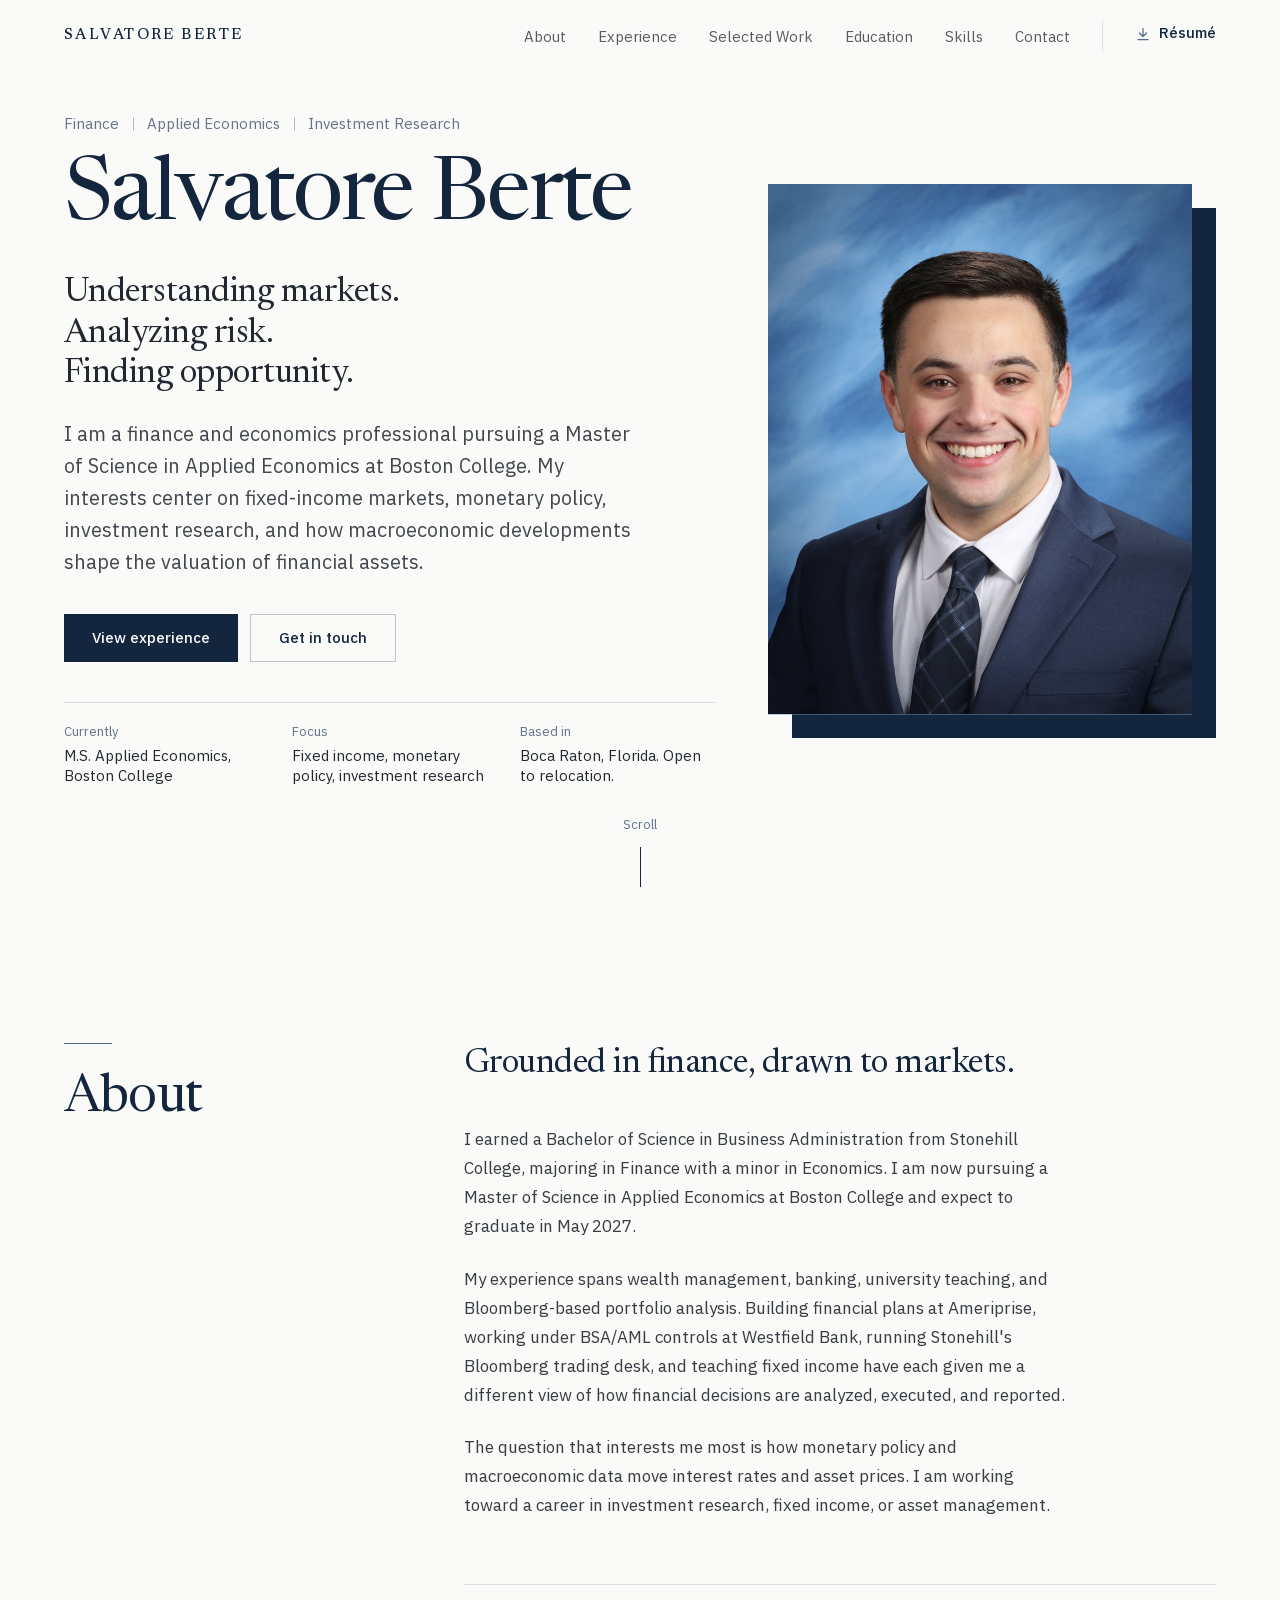
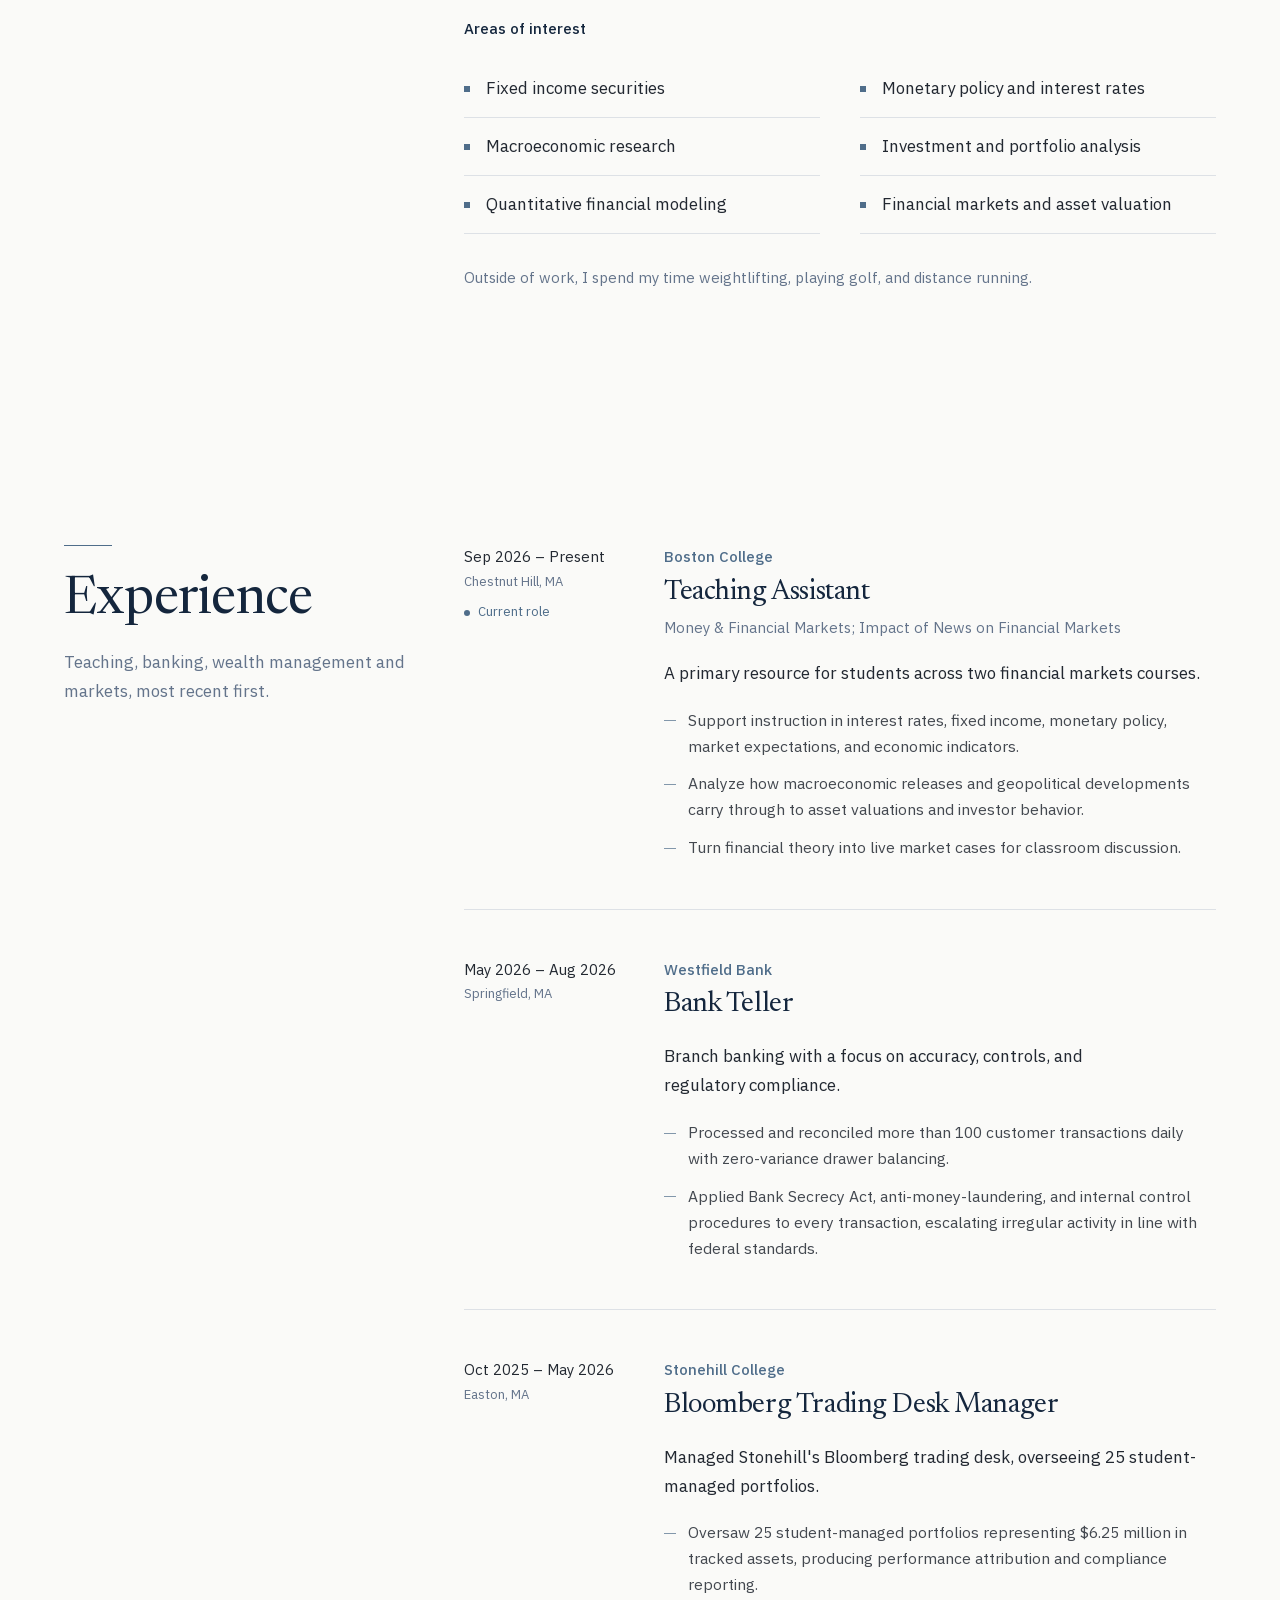
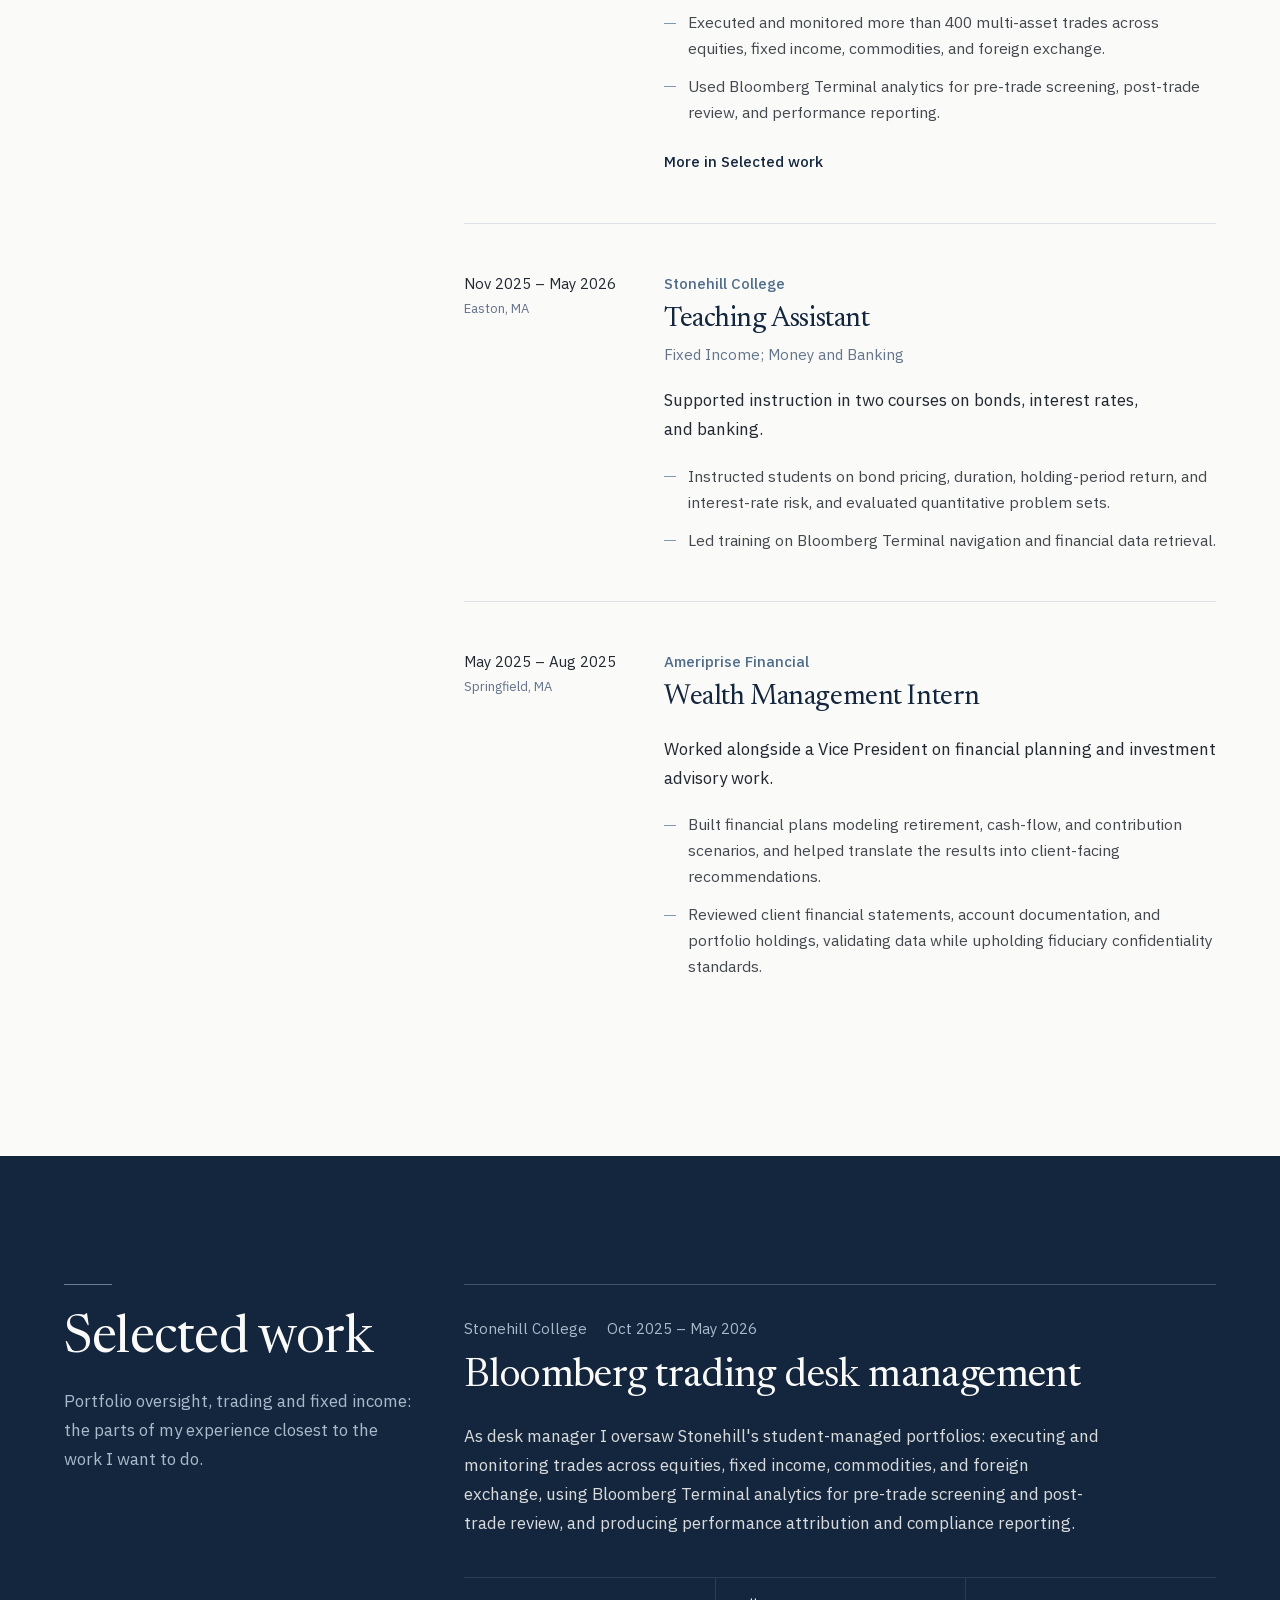
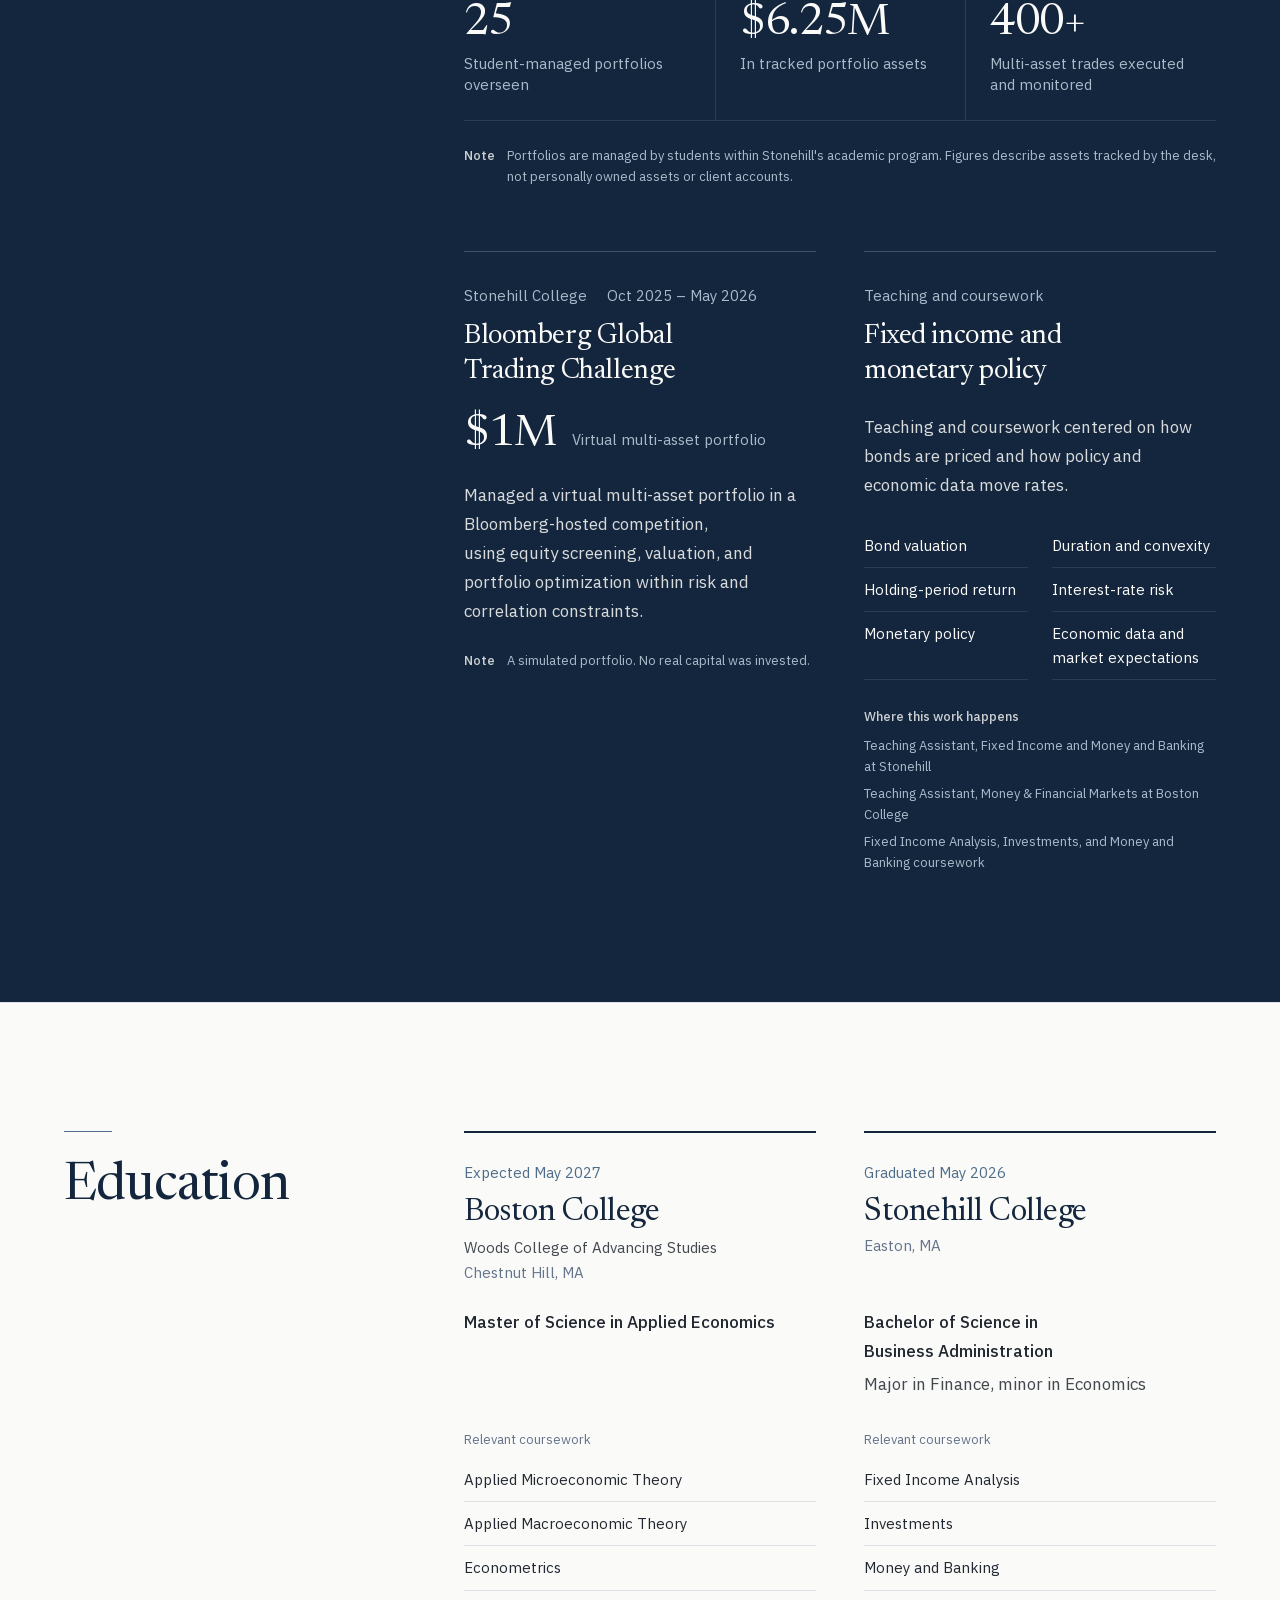
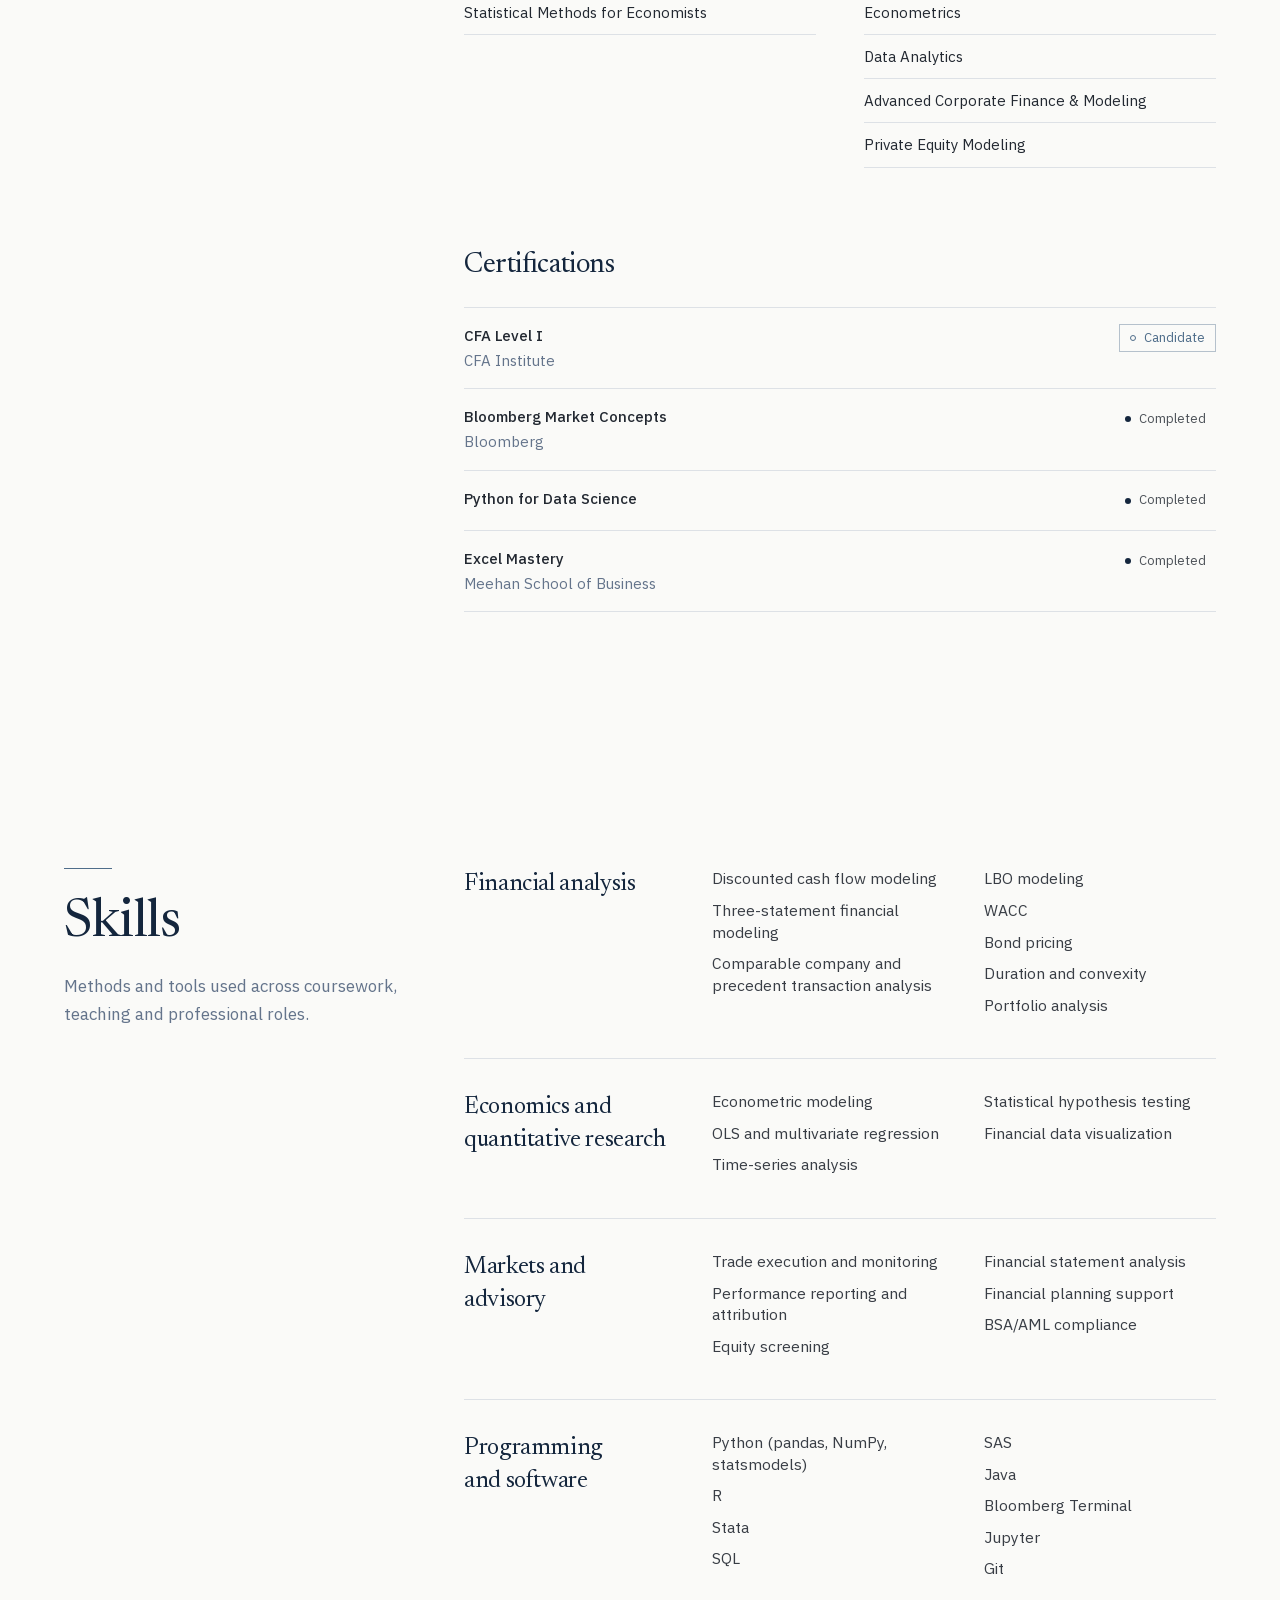
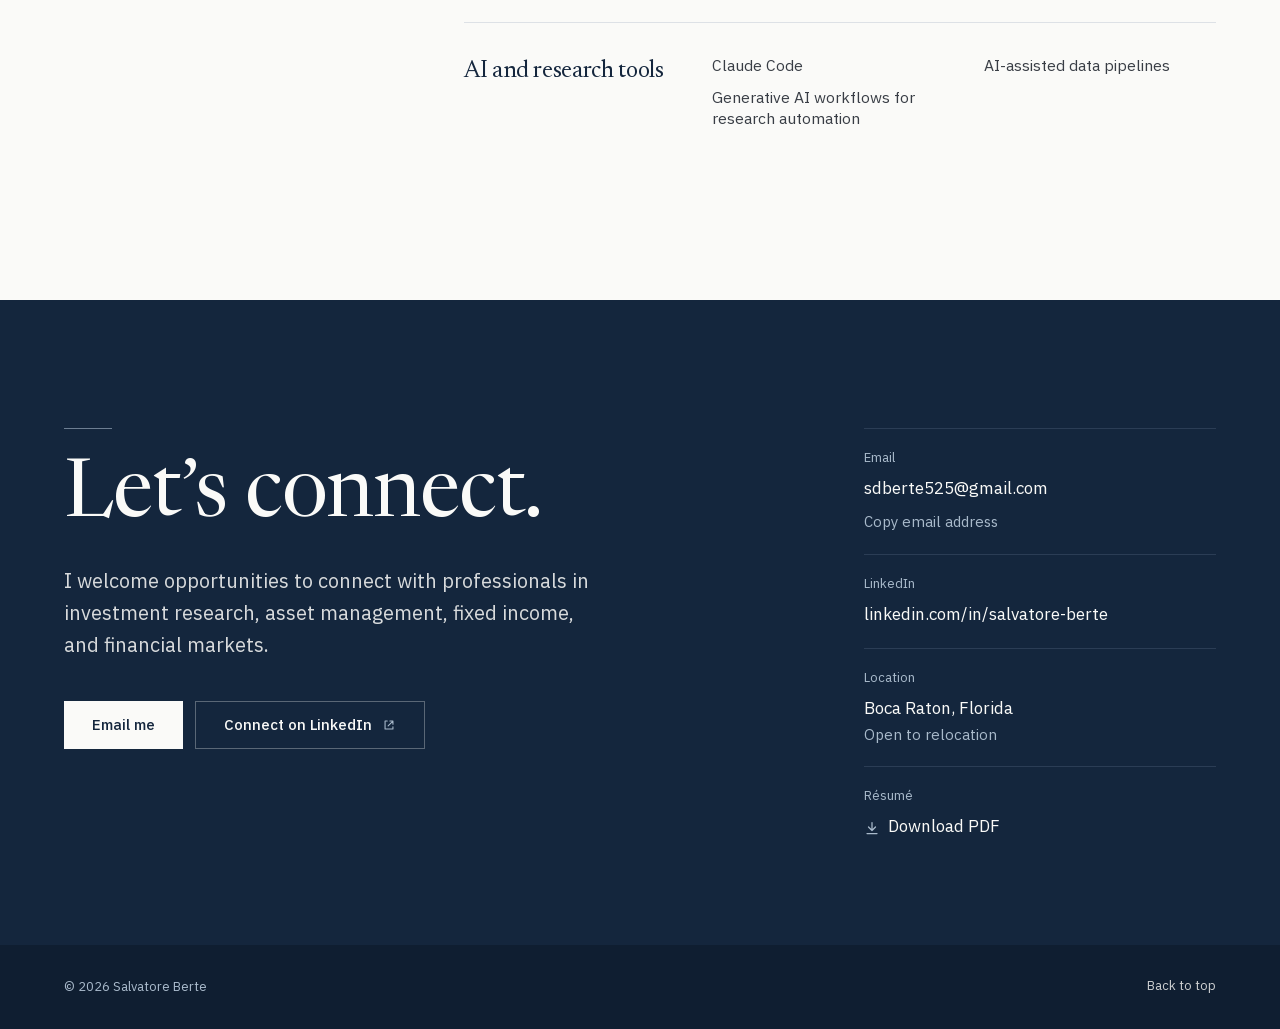
<file: index.html>
<!DOCTYPE html><html lang="en" class="iZFlRW_variable PWoSZq_variable"><head><meta charSet="utf-8"/><meta name="viewport" content="width=device-width, initial-scale=1"/><link rel="preload" href="/_next/static/media/03fc1b4a8d284b5e-s.p.0wiir8udbzjvx.woff2" as="font" crossorigin="" type="font/woff2"/><link rel="preload" href="/_next/static/media/d38f3bca7db33566-s.p.0op912u62qdhl.woff2" as="font" crossorigin="" type="font/woff2"/><link rel="preload" as="image" href="/_next/static/media/headshot.13yxd1nsd6i1-.jpg" fetchPriority="high"/><link rel="stylesheet" href="/_next/static/chunks/3kphj8sga7nfj.css" data-precedence="next"/><link rel="preload" as="script" fetchPriority="low" href="/_next/static/chunks/1ckvzn7sfprko.js"/><script src="/_next/static/chunks/2bzlqb104tejm.js" async=""></script><script src="/_next/static/chunks/0s7mvllxht1mo.js" async=""></script><script src="/_next/static/chunks/1j_77imxw4pgr.js" async=""></script><script src="/_next/static/chunks/turbopack-3-ry682tkyiqk.js" async=""></script><script src="/_next/static/chunks/0umf92h1sb77c.js" async=""></script><script src="/_next/static/chunks/2n5qeheznvl4u.js" async=""></script><script src="/_next/static/chunks/0o9z_24vi4m6b.js" async=""></script><meta name="theme-color" content="#14263d"/><title>Salvatore Berte | Finance &amp; Applied Economics</title><meta name="description" content="Explore the professional background of Salvatore Berte, a finance and applied economics professional focused on fixed income, investment research, and financial markets."/><meta name="application-name" content="Salvatore Berte"/><link rel="author" href="https://www.linkedin.com/in/salvatore-berte-50bb72257/"/><meta name="author" content="Salvatore Berte"/><meta name="keywords" content="Salvatore Berte,finance,applied economics,fixed income,investment research,asset management,Boston College,Stonehill College"/><meta name="creator" content="Salvatore Berte"/><meta name="robots" content="index, follow"/><link rel="canonical" href="https://sdberte525-bot.github.io"/><meta name="format-detection" content="telephone=no, address=no, email=no"/><meta property="og:title" content="Salvatore Berte | Finance &amp; Applied Economics"/><meta property="og:description" content="Explore the professional background of Salvatore Berte, a finance and applied economics professional focused on fixed income, investment research, and financial markets."/><meta property="og:url" content="https://sdberte525-bot.github.io"/><meta property="og:site_name" content="Salvatore Berte"/><meta property="og:locale" content="en_US"/><meta property="og:image" content="https://sdberte525-bot.github.io/opengraph-image.jpg?opengraph-image.2x6f4y8k_zoww.jpg"/><meta property="og:image:type" content="image/jpeg"/><meta property="og:image:width" content="1200"/><meta property="og:image:height" content="630"/><meta property="og:image:alt" content="Salvatore Berte: Finance, Applied Economics and Investment Research. Portrait with the headline &quot;Understanding markets. Analyzing risk. Finding opportunity.&quot;
"/><meta property="og:type" content="profile"/><meta property="profile:first_name" content="Salvatore"/><meta property="profile:last_name" content="Berte"/><meta name="twitter:card" content="summary_large_image"/><meta name="twitter:title" content="Salvatore Berte | Finance &amp; Applied Economics"/><meta name="twitter:description" content="Explore the professional background of Salvatore Berte, a finance and applied economics professional focused on fixed income, investment research, and financial markets."/><meta name="twitter:image" content="https://sdberte525-bot.github.io/twitter-image.jpg?twitter-image.2x6f4y8k_zoww.jpg"/><meta name="twitter:image:alt" content="Salvatore Berte: Finance, Applied Economics and Investment Research. Portrait with the headline &quot;Understanding markets. Analyzing risk. Finding opportunity.&quot;
"/><meta name="twitter:image:type" content="image/jpeg"/><meta name="twitter:image:width" content="1200"/><meta name="twitter:image:height" content="630"/><link rel="icon" href="/favicon.ico?favicon.0kyutqlx1dk8k.ico" sizes="48x48" type="image/x-icon"/><link rel="icon" href="/icon.png?icon.1hcn36foecc7s.png" sizes="64x64" type="image/png"/><link rel="apple-touch-icon" href="/apple-icon.png?apple-icon.1e2-gnmgr0gi7.png" sizes="180x180" type="image/png"/><meta name="next-size-adjust" content=""/><script>document.documentElement.classList.add('js')</script><script type="application/ld+json">{"@context":"https://schema.org","@type":"Person","name":"Salvatore Berte","url":"https://sdberte525-bot.github.io","image":"https://sdberte525-bot.github.io/opengraph-image.jpg","email":"mailto:sdberte525@gmail.com","sameAs":["https://www.linkedin.com/in/salvatore-berte-50bb72257/"],"address":{"@type":"PostalAddress","addressLocality":"Boca Raton","addressRegion":"FL","addressCountry":"US"},"alumniOf":[{"@type":"CollegeOrUniversity","name":"Stonehill College"}],"affiliation":{"@type":"CollegeOrUniversity","name":"Boston College"},"knowsAbout":["Fixed income securities","Monetary policy","Macroeconomic research","Investment analysis","Econometrics","Financial modeling"]}</script><script src="/_next/static/chunks/0cz1d0mv5g_q7.js" noModule=""></script></head><body><div hidden=""><!--$--><!--/$--></div><a href="#main" class="sr-only focus:not-sr-only focus:fixed focus:left-4 focus:top-4 focus:z-[60] focus:bg-navy focus:px-4 focus:py-2 focus:text-sm focus:text-paper">Skip to content</a><header class="fixed inset-x-0 top-0 z-50 transition-[background-color,border-color,box-shadow] duration-300 border-b border-transparent bg-transparent"><div class="mx-auto flex h-[4.5rem] max-w-[78rem] items-center justify-between px-5 sm:px-8 lg:px-12"><a href="#top" class="display text-[0.95rem] font-medium tracking-[0.16em] text-navy uppercase">Salvatore Berte</a><nav aria-label="Primary" class="hidden lg:block"><ul class="flex items-center gap-8"><li><a href="#about" class="link-draw text-sm transition-colors text-charcoal/75 hover:text-navy">About</a></li><li><a href="#experience" class="link-draw text-sm transition-colors text-charcoal/75 hover:text-navy">Experience</a></li><li><a href="#selected-work" class="link-draw text-sm transition-colors text-charcoal/75 hover:text-navy">Selected Work</a></li><li><a href="#education" class="link-draw text-sm transition-colors text-charcoal/75 hover:text-navy">Education</a></li><li><a href="#skills" class="link-draw text-sm transition-colors text-charcoal/75 hover:text-navy">Skills</a></li><li><a href="#contact" class="link-draw text-sm transition-colors text-charcoal/75 hover:text-navy">Contact</a></li><li class="border-l border-rule pl-8"><a href="/salvatore-berte-resume.pdf" download="" class="group inline-flex items-center gap-2 text-sm font-medium text-navy"><svg viewBox="0 0 16 16" fill="none" stroke="currentColor" stroke-width="1.25" stroke-linecap="round" stroke-linejoin="round" aria-hidden="true" class="size-4 text-steel transition-transform duration-300 group-hover:translate-y-0.5"><path d="M8 2.5v8M4.5 7 8 10.5 11.5 7M3 13.5h10"></path></svg><span class="link-draw">Résumé</span><span class="sr-only">(PDF)</span></a></li></ul></nav><button type="button" class="-mr-2 inline-flex h-11 items-center gap-3 px-2 text-sm text-navy lg:hidden" aria-expanded="false" aria-controls="mobile-menu"><span>Menu</span><span aria-hidden="true" class="relative block h-3 w-5"><span class="absolute left-0 h-px w-5 bg-navy transition-transform duration-300 top-0.5"></span><span class="absolute left-0 h-px w-5 bg-navy transition-transform duration-300 top-2.5"></span></span></button></div><div id="mobile-menu" hidden="" class="h-[calc(100dvh-4.5rem)] overflow-y-auto border-t border-rule bg-paper lg:hidden"><nav aria-label="Primary" class="px-5 pt-6 pb-10 sm:px-8"><ul><li class="border-b border-rule"><a href="#about" class="display flex items-center justify-between py-4 text-2xl text-navy">About</a></li><li class="border-b border-rule"><a href="#experience" class="display flex items-center justify-between py-4 text-2xl text-navy">Experience</a></li><li class="border-b border-rule"><a href="#selected-work" class="display flex items-center justify-between py-4 text-2xl text-navy">Selected Work</a></li><li class="border-b border-rule"><a href="#education" class="display flex items-center justify-between py-4 text-2xl text-navy">Education</a></li><li class="border-b border-rule"><a href="#skills" class="display flex items-center justify-between py-4 text-2xl text-navy">Skills</a></li><li class="border-b border-rule"><a href="#contact" class="display flex items-center justify-between py-4 text-2xl text-navy">Contact</a></li></ul><div class="mt-8 flex flex-col gap-4 text-sm"><a href="/salvatore-berte-resume.pdf" download="" class="inline-flex items-center gap-2 font-medium text-navy"><svg viewBox="0 0 16 16" fill="none" stroke="currentColor" stroke-width="1.25" stroke-linecap="round" stroke-linejoin="round" aria-hidden="true" class="size-4 text-steel"><path d="M8 2.5v8M4.5 7 8 10.5 11.5 7M3 13.5h10"></path></svg>Download résumé (PDF)</a><a href="mailto:sdberte525@gmail.com" class="text-charcoal/80">sdberte525@gmail.com</a></div></nav></div></header><main id="main" tabindex="-1" class="outline-none"><section id="top" aria-label="Introduction" class="relative"><div class="mx-auto grid max-w-[78rem] px-5 pt-28 pb-20 sm:px-8 sm:pt-36 md:grid-cols-12 md:gap-x-8 lg:min-h-[100svh] lg:content-center lg:gap-x-12 lg:px-12 lg:pt-28 lg:pb-32"><div class="md:col-span-12 lg:col-span-7 lg:row-start-1 lg:self-end"><div class="hero-in overflow-hidden" style="--hero-delay:100ms"><ul class="-ml-7 flex flex-wrap gap-y-1 text-sm text-slate"><li class="relative pl-7"><span aria-hidden="true" class="absolute top-1/2 left-3.5 h-3.5 w-px -translate-y-1/2 bg-steel/45"></span>Finance</li><li class="relative pl-7"><span aria-hidden="true" class="absolute top-1/2 left-3.5 h-3.5 w-px -translate-y-1/2 bg-steel/45"></span>Applied Economics</li><li class="relative pl-7"><span aria-hidden="true" class="absolute top-1/2 left-3.5 h-3.5 w-px -translate-y-1/2 bg-steel/45"></span>Investment Research</li></ul></div><h1 class="hero-in display mt-5 text-[3.25rem] leading-[0.98] tracking-[-0.025em] sm:text-[4.5rem] xl:text-[5.5rem]" style="--hero-delay:200ms">Salvatore Berte</h1></div><div class="mt-12 mb-4 sm:mt-14 md:col-span-5 md:col-start-8 md:row-start-2 md:mt-12 md:mb-0 lg:row-span-2 lg:row-start-1 lg:my-0 lg:self-center"><figure class="relative mr-4 max-w-[22rem] sm:mr-6 sm:max-w-[25rem] md:ml-auto lg:max-w-[26.5rem]"><div aria-hidden="true" class="panel-in absolute -right-4 -bottom-4 h-full w-full bg-navy sm:-right-6 sm:-bottom-6"></div><div class="portrait-in relative aspect-[4/5] overflow-hidden bg-[#6a9ccc]"><img alt="Portrait of Salvatore Berte in a navy suit and tie" fetchPriority="high" width="848" height="1060" decoding="async" data-nimg="1" class="h-full w-full object-cover" style="color:transparent" src="/_next/static/media/headshot.13yxd1nsd6i1-.jpg"/><div aria-hidden="true" class="pointer-events-none absolute inset-0 bg-[radial-gradient(ellipse_62%_58%_at_50%_44%,transparent_55%,rgba(20,38,61,0.42)_100%)] mix-blend-multiply"></div></div></figure></div><div class="mt-10 md:col-span-7 md:row-start-2 md:mt-12 lg:mt-8 lg:self-start"><p class="hero-in display max-w-xl text-[1.75rem] leading-[1.18] text-charcoal sm:text-[2.125rem]" style="--hero-delay:320ms"><span class="block">Understanding markets.</span><span class="block">Analyzing risk.</span><span class="block">Finding opportunity.</span></p><p class="hero-in mt-6 max-w-[36rem] text-base text-charcoal/85 sm:text-lg" style="--hero-delay:440ms">I am a finance and economics professional pursuing a Master of Science in Applied Economics at Boston College. My interests center on fixed-income markets, monetary policy, investment research, and how macroeconomic developments shape the valuation of financial assets.</p><div class="hero-in mt-9 flex flex-wrap gap-3" style="--hero-delay:560ms"><a href="#experience" class="inline-flex h-12 items-center bg-navy px-7 text-sm font-medium text-paper transition-colors duration-300 hover:bg-navy-deep">View experience</a><a href="#contact" class="inline-flex h-12 items-center border border-navy/25 px-7 text-sm font-medium text-navy transition-colors duration-300 hover:border-navy hover:bg-navy/[0.03]">Get in touch</a></div><dl class="hero-in mt-12 grid gap-5 border-t border-rule pt-5 sm:grid-cols-3 sm:gap-8 md:grid-cols-1 md:gap-4 lg:mt-10 lg:grid-cols-3 lg:gap-8" style="--hero-delay:680ms"><div><dt class="text-xs text-slate">Currently</dt><dd class="mt-1 text-sm leading-snug text-charcoal">M.S. Applied Economics, Boston College</dd></div><div><dt class="text-xs text-slate">Focus</dt><dd class="mt-1 text-sm leading-snug text-charcoal">Fixed income, monetary policy, investment research</dd></div><div><dt class="text-xs text-slate">Based in</dt><dd class="mt-1 text-sm leading-snug text-charcoal">Boca Raton, Florida. Open to relocation.</dd></div></dl></div></div><a href="#about" class="hero-in group absolute bottom-7 left-1/2 hidden -translate-x-1/2 flex-col items-center gap-3 text-xs text-slate transition-colors hover:text-navy [@media(min-width:64rem)_and_(min-height:50rem)]:flex" style="--hero-delay:1100ms"><span>Scroll</span><span aria-hidden="true" class="scroll-cue-line relative block h-10 w-px overflow-hidden bg-rule"></span><span class="sr-only">to the About section</span></a></section><section id="about" aria-labelledby="about-title" class=" "><div class="mx-auto grid max-w-[78rem] gap-x-12 gap-y-10 px-5 py-24 sm:px-8 md:py-32 lg:grid-cols-12 lg:px-12"><header class="lg:col-span-4" data-reveal="true"><div class="lg:sticky lg:top-32"><span aria-hidden="true" class="mb-7 block h-px w-12 bg-steel"></span><h2 id="about-title" class="display text-3xl md:text-[3.25rem] md:leading-[1.04] ">About</h2></div></header><div class="lg:col-span-8"><div data-reveal="true"><p class="display max-w-2xl text-2xl leading-[1.3] text-navy md:text-[2.125rem] md:leading-[1.25]">Grounded in finance, drawn to markets.</p><div class="mt-10 max-w-[38rem] space-y-6 text-charcoal/90"><p>I earned a Bachelor of Science in Business Administration from Stonehill College, majoring in Finance with a minor in Economics. I am now pursuing a Master of Science in Applied Economics at Boston College and expect to graduate in May 2027.</p><p>My experience spans wealth management, banking, university teaching, and Bloomberg-based portfolio analysis. Building financial plans at Ameriprise, working under BSA/AML controls at Westfield Bank, running Stonehill&#x27;s Bloomberg trading desk, and teaching fixed income have each given me a different view of how financial decisions are analyzed, executed, and reported.</p><p>The question that interests me most is how monetary policy and macroeconomic data move interest rates and asset prices. I am working toward a career in investment research, fixed income, or asset management.</p></div></div><div class="mt-16 border-t border-rule pt-8" data-reveal="true"><h3 class="font-sans text-sm font-medium text-navy">Areas of interest</h3><ul class="mt-5 grid gap-x-10 sm:grid-cols-2"><li class="flex items-baseline gap-4 border-b border-rule py-3.5 text-charcoal"><span aria-hidden="true" class="relative -top-0.5 size-1.5 shrink-0 bg-steel"></span>Fixed income securities</li><li class="flex items-baseline gap-4 border-b border-rule py-3.5 text-charcoal"><span aria-hidden="true" class="relative -top-0.5 size-1.5 shrink-0 bg-steel"></span>Monetary policy and interest rates</li><li class="flex items-baseline gap-4 border-b border-rule py-3.5 text-charcoal"><span aria-hidden="true" class="relative -top-0.5 size-1.5 shrink-0 bg-steel"></span>Macroeconomic research</li><li class="flex items-baseline gap-4 border-b border-rule py-3.5 text-charcoal"><span aria-hidden="true" class="relative -top-0.5 size-1.5 shrink-0 bg-steel"></span>Investment and portfolio analysis</li><li class="flex items-baseline gap-4 border-b border-rule py-3.5 text-charcoal"><span aria-hidden="true" class="relative -top-0.5 size-1.5 shrink-0 bg-steel"></span>Quantitative financial modeling</li><li class="flex items-baseline gap-4 border-b border-rule py-3.5 text-charcoal"><span aria-hidden="true" class="relative -top-0.5 size-1.5 shrink-0 bg-steel"></span>Financial markets and asset valuation</li></ul><p class="mt-8 text-sm text-slate">Outside of work, I spend my time weightlifting, playing golf, and distance running.</p></div></div></div></section><section id="experience" aria-labelledby="experience-title" class=" "><div class="mx-auto grid max-w-[78rem] gap-x-12 gap-y-10 px-5 py-24 sm:px-8 md:py-32 lg:grid-cols-12 lg:px-12"><header class="lg:col-span-4" data-reveal="true"><div class="lg:sticky lg:top-32"><span aria-hidden="true" class="mb-7 block h-px w-12 bg-steel"></span><h2 id="experience-title" class="display text-3xl md:text-[3.25rem] md:leading-[1.04] ">Experience</h2><p class="mt-5 max-w-sm text-base text-slate">Teaching, banking, wealth management and markets, most recent first.</p></div></header><div class="lg:col-span-8"><ol class="relative"><li class="group relative grid gap-x-10 border-t border-rule py-10 first:border-t-0 first:pt-0 md:grid-cols-[10rem_1fr] md:py-12" data-reveal="true"><div class="mb-4 md:mb-0"><p class="figures text-sm text-charcoal"><time>Sep 2026</time><span aria-hidden="true"> – </span><span class="sr-only"> to </span><span>Present</span></p><p class="mt-1 text-xs text-slate">Chestnut Hill, MA</p><p class="mt-3 inline-flex items-center gap-2 text-xs text-steel"><span aria-hidden="true" class="size-1.5 rounded-full bg-steel"></span>Current role</p></div><div><p class="text-sm font-medium text-steel">Boston College</p><h3 class="display mt-1.5 text-[1.75rem] leading-tight">Teaching Assistant</h3><p class="mt-1.5 text-sm text-slate">Money &amp; Financial Markets; Impact of News on Financial Markets</p><p class="mt-5 max-w-[38rem] text-charcoal">A primary resource for students across two financial markets courses.</p><ul class="mt-5 max-w-[38rem] space-y-3"><li class="relative pl-6 text-[0.98rem] leading-[1.65] text-charcoal/85"><span aria-hidden="true" class="absolute top-[0.8em] left-0 h-px w-3 bg-steel/70"></span>Support instruction in interest rates, fixed income, monetary policy, market expectations, and economic indicators.</li><li class="relative pl-6 text-[0.98rem] leading-[1.65] text-charcoal/85"><span aria-hidden="true" class="absolute top-[0.8em] left-0 h-px w-3 bg-steel/70"></span>Analyze how macroeconomic releases and geopolitical developments carry through to asset valuations and investor behavior.</li><li class="relative pl-6 text-[0.98rem] leading-[1.65] text-charcoal/85"><span aria-hidden="true" class="absolute top-[0.8em] left-0 h-px w-3 bg-steel/70"></span>Turn financial theory into live market cases for classroom discussion.</li></ul></div></li><li class="group relative grid gap-x-10 border-t border-rule py-10 first:border-t-0 first:pt-0 md:grid-cols-[10rem_1fr] md:py-12" data-reveal="true"><div class="mb-4 md:mb-0"><p class="figures text-sm text-charcoal"><time>May 2026</time><span aria-hidden="true"> – </span><span class="sr-only"> to </span><time>Aug 2026</time></p><p class="mt-1 text-xs text-slate">Springfield, MA</p></div><div><p class="text-sm font-medium text-steel">Westfield Bank</p><h3 class="display mt-1.5 text-[1.75rem] leading-tight">Bank Teller</h3><p class="mt-5 max-w-[38rem] text-charcoal">Branch banking with a focus on accuracy, controls, and regulatory compliance.</p><ul class="mt-5 max-w-[38rem] space-y-3"><li class="relative pl-6 text-[0.98rem] leading-[1.65] text-charcoal/85"><span aria-hidden="true" class="absolute top-[0.8em] left-0 h-px w-3 bg-steel/70"></span>Processed and reconciled more than 100 customer transactions daily with zero-variance drawer balancing.</li><li class="relative pl-6 text-[0.98rem] leading-[1.65] text-charcoal/85"><span aria-hidden="true" class="absolute top-[0.8em] left-0 h-px w-3 bg-steel/70"></span>Applied Bank Secrecy Act, anti-money-laundering, and internal control procedures to every transaction, escalating irregular activity in line with federal standards.</li></ul></div></li><li class="group relative grid gap-x-10 border-t border-rule py-10 first:border-t-0 first:pt-0 md:grid-cols-[10rem_1fr] md:py-12" data-reveal="true"><div class="mb-4 md:mb-0"><p class="figures text-sm text-charcoal"><time>Oct 2025</time><span aria-hidden="true"> – </span><span class="sr-only"> to </span><time>May 2026</time></p><p class="mt-1 text-xs text-slate">Easton, MA</p></div><div><p class="text-sm font-medium text-steel">Stonehill College</p><h3 class="display mt-1.5 text-[1.75rem] leading-tight">Bloomberg Trading Desk Manager</h3><p class="mt-5 max-w-[38rem] text-charcoal">Managed Stonehill&#x27;s Bloomberg trading desk, overseeing 25 student-managed portfolios.</p><ul class="mt-5 max-w-[38rem] space-y-3"><li class="relative pl-6 text-[0.98rem] leading-[1.65] text-charcoal/85"><span aria-hidden="true" class="absolute top-[0.8em] left-0 h-px w-3 bg-steel/70"></span>Oversaw 25 student-managed portfolios representing $6.25 million in tracked assets, producing performance attribution and compliance reporting.</li><li class="relative pl-6 text-[0.98rem] leading-[1.65] text-charcoal/85"><span aria-hidden="true" class="absolute top-[0.8em] left-0 h-px w-3 bg-steel/70"></span>Executed and monitored more than 400 multi-asset trades across equities, fixed income, commodities, and foreign exchange.</li><li class="relative pl-6 text-[0.98rem] leading-[1.65] text-charcoal/85"><span aria-hidden="true" class="absolute top-[0.8em] left-0 h-px w-3 bg-steel/70"></span>Used Bloomberg Terminal analytics for pre-trade screening, post-trade review, and performance reporting.</li></ul><a href="#selected-work" class="link-draw mt-6 inline-block text-sm font-medium text-navy">More in Selected work</a></div></li><li class="group relative grid gap-x-10 border-t border-rule py-10 first:border-t-0 first:pt-0 md:grid-cols-[10rem_1fr] md:py-12" data-reveal="true"><div class="mb-4 md:mb-0"><p class="figures text-sm text-charcoal"><time>Nov 2025</time><span aria-hidden="true"> – </span><span class="sr-only"> to </span><time>May 2026</time></p><p class="mt-1 text-xs text-slate">Easton, MA</p></div><div><p class="text-sm font-medium text-steel">Stonehill College</p><h3 class="display mt-1.5 text-[1.75rem] leading-tight">Teaching Assistant</h3><p class="mt-1.5 text-sm text-slate">Fixed Income; Money and Banking</p><p class="mt-5 max-w-[38rem] text-charcoal">Supported instruction in two courses on bonds, interest rates, and banking.</p><ul class="mt-5 max-w-[38rem] space-y-3"><li class="relative pl-6 text-[0.98rem] leading-[1.65] text-charcoal/85"><span aria-hidden="true" class="absolute top-[0.8em] left-0 h-px w-3 bg-steel/70"></span>Instructed students on bond pricing, duration, holding-period return, and interest-rate risk, and evaluated quantitative problem sets.</li><li class="relative pl-6 text-[0.98rem] leading-[1.65] text-charcoal/85"><span aria-hidden="true" class="absolute top-[0.8em] left-0 h-px w-3 bg-steel/70"></span>Led training on Bloomberg Terminal navigation and financial data retrieval.</li></ul></div></li><li class="group relative grid gap-x-10 border-t border-rule py-10 first:border-t-0 first:pt-0 md:grid-cols-[10rem_1fr] md:py-12" data-reveal="true"><div class="mb-4 md:mb-0"><p class="figures text-sm text-charcoal"><time>May 2025</time><span aria-hidden="true"> – </span><span class="sr-only"> to </span><time>Aug 2025</time></p><p class="mt-1 text-xs text-slate">Springfield, MA</p></div><div><p class="text-sm font-medium text-steel">Ameriprise Financial</p><h3 class="display mt-1.5 text-[1.75rem] leading-tight">Wealth Management Intern</h3><p class="mt-5 max-w-[38rem] text-charcoal">Worked alongside a Vice President on financial planning and investment advisory work.</p><ul class="mt-5 max-w-[38rem] space-y-3"><li class="relative pl-6 text-[0.98rem] leading-[1.65] text-charcoal/85"><span aria-hidden="true" class="absolute top-[0.8em] left-0 h-px w-3 bg-steel/70"></span>Built financial plans modeling retirement, cash-flow, and contribution scenarios, and helped translate the results into client-facing recommendations.</li><li class="relative pl-6 text-[0.98rem] leading-[1.65] text-charcoal/85"><span aria-hidden="true" class="absolute top-[0.8em] left-0 h-px w-3 bg-steel/70"></span>Reviewed client financial statements, account documentation, and portfolio holdings, validating data while upholding fiduciary confidentiality standards.</li></ul></div></li></ol></div></div></section><section id="selected-work" aria-labelledby="selected-work-title" class="on-dark bg-navy text-paper "><div class="mx-auto grid max-w-[78rem] gap-x-12 gap-y-10 px-5 py-24 sm:px-8 md:py-32 lg:grid-cols-12 lg:px-12"><header class="lg:col-span-4" data-reveal="true"><div class="lg:sticky lg:top-32"><span aria-hidden="true" class="mb-7 block h-px w-12 bg-steel-light/60"></span><h2 id="selected-work-title" class="display text-3xl md:text-[3.25rem] md:leading-[1.04] text-paper">Selected work</h2><p class="mt-5 max-w-sm text-base text-steel-light">Portfolio oversight, trading and fixed income: the parts of my experience closest to the work I want to do.</p></div></header><div class="lg:col-span-8"><article aria-labelledby="desk-title" class="border-t border-steel-light/30 pt-8" data-reveal="true"><p class="flex flex-wrap gap-x-5 gap-y-1 text-sm text-steel-light"><span>Stonehill College</span><span class="figures">Oct 2025 – May 2026</span></p><h3 id="desk-title" class="display mt-3 text-[2rem] leading-tight text-paper md:text-[2.5rem]">Bloomberg trading desk management</h3><p class="mt-5 max-w-[40rem] text-paper/85">As desk manager I oversaw Stonehill&#x27;s student-managed portfolios: executing and monitoring trades across equities, fixed income, commodities, and foreign exchange, using Bloomberg Terminal analytics for pre-trade screening and post-trade review, and producing performance attribution and compliance reporting.</p><dl class="mt-10 grid border-y border-rule-dark sm:grid-cols-3"><div class="flex flex-col gap-2 py-6 sm:px-6 sm:pl-0"><dt class="order-2 text-sm leading-snug text-steel-light">Student-managed portfolios overseen</dt><dd class="display figures order-1 text-[2.75rem] leading-none text-paper">25</dd></div><div class="flex flex-col gap-2 py-6 sm:px-6 border-t border-rule-dark sm:border-t-0 sm:border-l"><dt class="order-2 text-sm leading-snug text-steel-light">In tracked portfolio assets</dt><dd class="display figures order-1 text-[2.75rem] leading-none text-paper">$6.25M</dd></div><div class="flex flex-col gap-2 py-6 sm:px-6 border-t border-rule-dark sm:border-t-0 sm:border-l"><dt class="order-2 text-sm leading-snug text-steel-light">Multi-asset trades executed and monitored</dt><dd class="display figures order-1 text-[2.75rem] leading-none text-paper">400+</dd></div></dl><p class="mt-6 flex gap-3 text-xs leading-relaxed text-steel-light"><span class="shrink-0 font-medium text-paper/80">Note</span><span>Portfolios are managed by students within Stonehill&#x27;s academic program. Figures describe assets tracked by the desk, not personally owned assets or client accounts.</span></p></article><div class="mt-16 grid gap-14 md:grid-cols-2 md:gap-12"><article aria-labelledby="challenge-title" class="border-t border-steel-light/30 pt-8" data-reveal="true"><p class="flex flex-wrap gap-x-5 gap-y-1 text-sm text-steel-light"><span>Stonehill College</span><span class="figures">Oct 2025 – May 2026</span></p><h3 id="challenge-title" class="display mt-3 text-[1.75rem] leading-tight text-paper">Bloomberg Global Trading Challenge</h3><dl class="mt-6 flex flex-row-reverse items-baseline justify-end gap-4"><dt class="text-sm text-steel-light">Virtual multi-asset portfolio</dt><dd class="display figures text-[2.75rem] leading-none text-paper">$1M</dd></dl><p class="mt-6 text-paper/85">Managed a virtual multi-asset portfolio in a Bloomberg-hosted competition, using equity screening, valuation, and portfolio optimization within risk and correlation constraints.</p><p class="mt-6 flex gap-3 text-xs leading-relaxed text-steel-light"><span class="shrink-0 font-medium text-paper/80">Note</span><span>A simulated portfolio. No real capital was invested.</span></p></article><article aria-labelledby="fixed-income-title" class="border-t border-steel-light/30 pt-8" data-reveal="true" style="--reveal-delay:120ms"><p class="flex flex-wrap gap-x-5 gap-y-1 text-sm text-steel-light"><span>Teaching and coursework</span></p><h3 id="fixed-income-title" class="display mt-3 text-[1.75rem] leading-tight text-paper">Fixed income and monetary policy</h3><p class="mt-6 text-paper/85">Teaching and coursework centered on how bonds are priced and how policy and economic data move rates.</p><ul class="mt-6 grid grid-cols-2 gap-x-6 text-sm text-paper"><li class="border-b border-rule-dark py-2.5">Bond valuation</li><li class="border-b border-rule-dark py-2.5">Duration and convexity</li><li class="border-b border-rule-dark py-2.5">Holding-period return</li><li class="border-b border-rule-dark py-2.5">Interest-rate risk</li><li class="border-b border-rule-dark py-2.5">Monetary policy</li><li class="border-b border-rule-dark py-2.5">Economic data and market expectations</li></ul><h4 class="mt-7 text-xs font-medium text-paper/80">Where this work happens</h4><ul class="mt-2 space-y-1.5 text-xs leading-relaxed text-steel-light"><li>Teaching Assistant, Fixed Income and Money and Banking at Stonehill</li><li>Teaching Assistant, Money &amp; Financial Markets at Boston College</li><li>Fixed Income Analysis, Investments, and Money and Banking coursework</li></ul></article></div></div></div></section><section id="education" aria-labelledby="education-title" class=" border-t border-rule"><div class="mx-auto grid max-w-[78rem] gap-x-12 gap-y-10 px-5 py-24 sm:px-8 md:py-32 lg:grid-cols-12 lg:px-12"><header class="lg:col-span-4" data-reveal="true"><div class="lg:sticky lg:top-32"><span aria-hidden="true" class="mb-7 block h-px w-12 bg-steel"></span><h2 id="education-title" class="display text-3xl md:text-[3.25rem] md:leading-[1.04] ">Education</h2></div></header><div class="lg:col-span-8"><div class="grid gap-y-14 md:grid-cols-2 md:grid-rows-[auto_auto_auto] md:gap-x-12 md:gap-y-0"><article aria-labelledby="school-0" class="border-t-2 border-navy pt-7 md:row-span-3 md:grid md:grid-rows-subgrid" data-reveal="true" style="--reveal-delay:0ms"><div><p class="figures text-sm text-steel">Expected May 2027</p><h3 id="school-0" class="display mt-2 text-[2rem] leading-tight">Boston College</h3><p class="mt-1 text-sm text-charcoal/85">Woods College of Advancing Studies</p><p class="mt-0.5 text-sm text-slate">Chestnut Hill, MA</p></div><div class="mt-6"><p class="font-medium text-charcoal">Master of Science in Applied Economics</p></div><div class="mt-8"><h4 class="text-xs text-slate">Relevant coursework</h4><ul class="mt-2 text-sm text-charcoal"><li class="border-b border-rule py-2.5">Applied Microeconomic Theory</li><li class="border-b border-rule py-2.5">Applied Macroeconomic Theory</li><li class="border-b border-rule py-2.5">Econometrics</li><li class="border-b border-rule py-2.5">Statistical Methods for Economists</li></ul></div></article><article aria-labelledby="school-1" class="border-t-2 border-navy pt-7 md:row-span-3 md:grid md:grid-rows-subgrid" data-reveal="true" style="--reveal-delay:120ms"><div><p class="figures text-sm text-steel">Graduated May 2026</p><h3 id="school-1" class="display mt-2 text-[2rem] leading-tight">Stonehill College</h3><p class="mt-0.5 text-sm text-slate">Easton, MA</p></div><div class="mt-6"><p class="font-medium text-charcoal">Bachelor of Science in Business Administration</p><p class="mt-1 text-charcoal/85">Major in Finance, minor in Economics</p></div><div class="mt-8"><h4 class="text-xs text-slate">Relevant coursework</h4><ul class="mt-2 text-sm text-charcoal"><li class="border-b border-rule py-2.5">Fixed Income Analysis</li><li class="border-b border-rule py-2.5">Investments</li><li class="border-b border-rule py-2.5">Money and Banking</li><li class="border-b border-rule py-2.5">Econometrics</li><li class="border-b border-rule py-2.5">Data Analytics</li><li class="border-b border-rule py-2.5">Advanced Corporate Finance &amp; Modeling</li><li class="border-b border-rule py-2.5">Private Equity Modeling</li></ul></div></article></div><div class="mt-20" data-reveal="true"><h3 class="display text-[1.75rem] leading-tight">Certifications</h3><table class="mt-6 w-full text-left text-sm"><caption class="sr-only">Certifications and their status</caption><thead class="sr-only"><tr><th scope="col">Credential</th><th scope="col">Status</th></tr></thead><tbody><tr class="border-t border-rule last:border-b"><th scope="row" class="py-4 pr-6 align-top font-normal"><span class="block font-medium text-charcoal">CFA Level I</span><span class="mt-0.5 block text-slate">CFA Institute</span></th><td class="py-4 text-right align-top"><span class="inline-flex items-center gap-2 border border-steel/40 px-2.5 py-1 text-xs text-steel"><span aria-hidden="true" class="size-1.5 rounded-full border border-steel"></span>Candidate</span></td></tr><tr class="border-t border-rule last:border-b"><th scope="row" class="py-4 pr-6 align-top font-normal"><span class="block font-medium text-charcoal">Bloomberg Market Concepts</span><span class="mt-0.5 block text-slate">Bloomberg</span></th><td class="py-4 text-right align-top"><span class="inline-flex items-center gap-2 px-2.5 py-1 text-xs text-charcoal/80"><span aria-hidden="true" class="size-1.5 rounded-full bg-navy"></span>Completed</span></td></tr><tr class="border-t border-rule last:border-b"><th scope="row" class="py-4 pr-6 align-top font-normal"><span class="block font-medium text-charcoal">Python for Data Science</span></th><td class="py-4 text-right align-top"><span class="inline-flex items-center gap-2 px-2.5 py-1 text-xs text-charcoal/80"><span aria-hidden="true" class="size-1.5 rounded-full bg-navy"></span>Completed</span></td></tr><tr class="border-t border-rule last:border-b"><th scope="row" class="py-4 pr-6 align-top font-normal"><span class="block font-medium text-charcoal">Excel Mastery</span><span class="mt-0.5 block text-slate">Meehan School of Business</span></th><td class="py-4 text-right align-top"><span class="inline-flex items-center gap-2 px-2.5 py-1 text-xs text-charcoal/80"><span aria-hidden="true" class="size-1.5 rounded-full bg-navy"></span>Completed</span></td></tr></tbody></table></div></div></div></section><section id="skills" aria-labelledby="skills-title" class=" "><div class="mx-auto grid max-w-[78rem] gap-x-12 gap-y-10 px-5 py-24 sm:px-8 md:py-32 lg:grid-cols-12 lg:px-12"><header class="lg:col-span-4" data-reveal="true"><div class="lg:sticky lg:top-32"><span aria-hidden="true" class="mb-7 block h-px w-12 bg-steel"></span><h2 id="skills-title" class="display text-3xl md:text-[3.25rem] md:leading-[1.04] ">Skills</h2><p class="mt-5 max-w-sm text-base text-slate">Methods and tools used across coursework, teaching and professional roles.</p></div></header><div class="lg:col-span-8"><div><div class="grid gap-x-10 gap-y-4 border-t border-rule py-8 first:border-t-0 first:pt-0 md:grid-cols-[13rem_1fr]" data-reveal="true"><h3 class="display text-xl leading-snug">Financial analysis</h3><ul class="gap-x-10 text-charcoal/90 sm:columns-2"><li class="break-inside-avoid pb-2.5 text-[0.98rem] leading-snug">Discounted cash flow modeling</li><li class="break-inside-avoid pb-2.5 text-[0.98rem] leading-snug">Three-statement financial modeling</li><li class="break-inside-avoid pb-2.5 text-[0.98rem] leading-snug">Comparable company and precedent transaction analysis</li><li class="break-inside-avoid pb-2.5 text-[0.98rem] leading-snug">LBO modeling</li><li class="break-inside-avoid pb-2.5 text-[0.98rem] leading-snug">WACC</li><li class="break-inside-avoid pb-2.5 text-[0.98rem] leading-snug">Bond pricing</li><li class="break-inside-avoid pb-2.5 text-[0.98rem] leading-snug">Duration and convexity</li><li class="break-inside-avoid pb-2.5 text-[0.98rem] leading-snug">Portfolio analysis</li></ul></div><div class="grid gap-x-10 gap-y-4 border-t border-rule py-8 first:border-t-0 first:pt-0 md:grid-cols-[13rem_1fr]" data-reveal="true"><h3 class="display text-xl leading-snug">Economics and quantitative research</h3><ul class="gap-x-10 text-charcoal/90 sm:columns-2"><li class="break-inside-avoid pb-2.5 text-[0.98rem] leading-snug">Econometric modeling</li><li class="break-inside-avoid pb-2.5 text-[0.98rem] leading-snug">OLS and multivariate regression</li><li class="break-inside-avoid pb-2.5 text-[0.98rem] leading-snug">Time-series analysis</li><li class="break-inside-avoid pb-2.5 text-[0.98rem] leading-snug">Statistical hypothesis testing</li><li class="break-inside-avoid pb-2.5 text-[0.98rem] leading-snug">Financial data visualization</li></ul></div><div class="grid gap-x-10 gap-y-4 border-t border-rule py-8 first:border-t-0 first:pt-0 md:grid-cols-[13rem_1fr]" data-reveal="true"><h3 class="display text-xl leading-snug">Markets and advisory</h3><ul class="gap-x-10 text-charcoal/90 sm:columns-2"><li class="break-inside-avoid pb-2.5 text-[0.98rem] leading-snug">Trade execution and monitoring</li><li class="break-inside-avoid pb-2.5 text-[0.98rem] leading-snug">Performance reporting and attribution</li><li class="break-inside-avoid pb-2.5 text-[0.98rem] leading-snug">Equity screening</li><li class="break-inside-avoid pb-2.5 text-[0.98rem] leading-snug">Financial statement analysis</li><li class="break-inside-avoid pb-2.5 text-[0.98rem] leading-snug">Financial planning support</li><li class="break-inside-avoid pb-2.5 text-[0.98rem] leading-snug">BSA/AML compliance</li></ul></div><div class="grid gap-x-10 gap-y-4 border-t border-rule py-8 first:border-t-0 first:pt-0 md:grid-cols-[13rem_1fr]" data-reveal="true"><h3 class="display text-xl leading-snug">Programming and software</h3><ul class="gap-x-10 text-charcoal/90 sm:columns-2"><li class="break-inside-avoid pb-2.5 text-[0.98rem] leading-snug">Python (pandas, NumPy, statsmodels)</li><li class="break-inside-avoid pb-2.5 text-[0.98rem] leading-snug">R</li><li class="break-inside-avoid pb-2.5 text-[0.98rem] leading-snug">Stata</li><li class="break-inside-avoid pb-2.5 text-[0.98rem] leading-snug">SQL</li><li class="break-inside-avoid pb-2.5 text-[0.98rem] leading-snug">SAS</li><li class="break-inside-avoid pb-2.5 text-[0.98rem] leading-snug">Java</li><li class="break-inside-avoid pb-2.5 text-[0.98rem] leading-snug">Bloomberg Terminal</li><li class="break-inside-avoid pb-2.5 text-[0.98rem] leading-snug">Jupyter</li><li class="break-inside-avoid pb-2.5 text-[0.98rem] leading-snug">Git</li></ul></div><div class="grid gap-x-10 gap-y-4 border-t border-rule py-8 first:border-t-0 first:pt-0 md:grid-cols-[13rem_1fr]" data-reveal="true"><h3 class="display text-xl leading-snug">AI and research tools</h3><ul class="gap-x-10 text-charcoal/90 sm:columns-2"><li class="break-inside-avoid pb-2.5 text-[0.98rem] leading-snug">Claude Code</li><li class="break-inside-avoid pb-2.5 text-[0.98rem] leading-snug">Generative AI workflows for research automation</li><li class="break-inside-avoid pb-2.5 text-[0.98rem] leading-snug">AI-assisted data pipelines</li></ul></div></div></div></div></section><section id="contact" aria-labelledby="contact-title" class="on-dark bg-navy text-paper"><div class="mx-auto max-w-[78rem] px-5 pt-24 pb-20 sm:px-8 md:pt-32 lg:px-12"><div class="grid gap-x-12 gap-y-12 lg:grid-cols-12"><div class="lg:col-span-7" data-reveal="true"><span aria-hidden="true" class="mb-7 block h-px w-12 bg-steel-light/60"></span><h2 id="contact-title" class="display text-[3.25rem] leading-[1] text-paper md:text-[5rem]">Let’s connect.</h2><p class="mt-7 max-w-[34rem] text-lg text-paper/85">I welcome opportunities to connect with professionals in investment research, asset management, fixed income, and financial markets.</p><div class="mt-10 flex flex-wrap gap-3"><a href="mailto:sdberte525@gmail.com" class="inline-flex h-12 items-center bg-paper px-7 text-sm font-medium text-navy transition-colors duration-300 hover:bg-white">Email me</a><a href="https://www.linkedin.com/in/salvatore-berte-50bb72257/" target="_blank" rel="noopener noreferrer" class="inline-flex h-12 items-center gap-2.5 border border-paper/30 px-7 text-sm font-medium text-paper transition-colors duration-300 hover:border-paper hover:bg-paper/5">Connect on LinkedIn<svg viewBox="0 0 16 16" fill="none" stroke="currentColor" stroke-width="1.25" stroke-linecap="round" stroke-linejoin="round" aria-hidden="true" class="size-3.5 text-steel-light"><path d="M6 3.5H3.5v9h9V10M9 3.5h3.5V7M12.5 3.5 7 9"></path></svg><span class="sr-only">(opens in a new tab)</span></a></div></div><dl class="self-end border-t border-rule-dark lg:col-span-4 lg:col-start-9" data-reveal="true" style="--reveal-delay:120ms"><div class="border-b border-rule-dark py-5"><dt class="text-xs text-steel-light">Email</dt><dd class="mt-1.5 flex flex-col items-start gap-1.5"><a href="mailto:sdberte525@gmail.com" class="link-draw text-paper">sdberte525@gmail.com</a><button type="button" class="text-sm text-steel-light transition-colors hover:text-paper"><span aria-live="polite">Copy email address</span></button></dd></div><div class="border-b border-rule-dark py-5"><dt class="text-xs text-steel-light">LinkedIn</dt><dd class="mt-1.5"><a href="https://www.linkedin.com/in/salvatore-berte-50bb72257/" target="_blank" rel="noopener noreferrer" class="link-draw text-paper">linkedin.com/in/salvatore-berte<span class="sr-only"> (opens in a new tab)</span></a></dd></div><div class="border-b border-rule-dark py-5"><dt class="text-xs text-steel-light">Location</dt><dd class="mt-1.5 text-paper">Boca Raton, Florida<span class="block text-sm text-steel-light">Open to relocation</span></dd></div><div class="py-5"><dt class="text-xs text-steel-light">Résumé</dt><dd class="mt-1.5"><a href="/salvatore-berte-resume.pdf" download="" class="group inline-flex items-center gap-2 text-paper"><svg viewBox="0 0 16 16" fill="none" stroke="currentColor" stroke-width="1.25" stroke-linecap="round" stroke-linejoin="round" aria-hidden="true" class="size-4 text-steel-light transition-transform duration-300 group-hover:translate-y-0.5"><path d="M8 2.5v8M4.5 7 8 10.5 11.5 7M3 13.5h10"></path></svg><span class="link-draw">Download PDF</span></a></dd></div></dl></div></div></section></main><footer class="on-dark bg-navy-deep text-steel-light"><div class="mx-auto flex max-w-[78rem] flex-col gap-4 px-5 py-8 text-xs sm:flex-row sm:items-center sm:justify-between sm:px-8 lg:px-12"><p>© <!-- -->2026<!-- --> <!-- -->Salvatore Berte</p><a href="#top" class="link-draw self-start text-paper/80 hover:text-paper sm:self-auto">Back to top</a></div></footer><!--$--><!--/$--><script id="_R_">(globalThis["TURBOPACK"] || (globalThis["TURBOPACK"] = [])).push({"otherChunks":["static/chunks/1ckvzn7sfprko.js","static/chunks/2bzlqb104tejm.js","static/chunks/0s7mvllxht1mo.js","static/chunks/1j_77imxw4pgr.js"],"runtimeModuleIds":[94553]});</script><script src="/_next/static/chunks/1ckvzn7sfprko.js" async=""></script><script>(self.__next_f=self.__next_f||[]).push([0])</script><script>self.__next_f.push([1,"1:\"$Sreact.fragment\"\n2:\"/_next/static/chunks/0umf92h1sb77c.js\"\n3:I[39756,[\"$2\"],\"default\"]\n4:I[37457,[\"$2\"],\"default\"]\n5:\"/_next/static/chunks/2n5qeheznvl4u.js\"\n6:I[22016,[\"$5\"],\"\"]\n8:\"/_next/static/chunks/0o9z_24vi4m6b.js\"\n9:I[2971,[\"$8\"],\"Header\"]\n18:\"ViewportBoundary\"\n19:I[97367,[\"$2\"],\"$18\"]\n1b:\"MetadataBoundary\"\n1c:I[97367,[\"$2\"],\"$1b\"]\n1d:\"$Sreact.suspense\"\n1f:I[68027,[],\"default\",1]\n:HL[\"/_next/static/chunks/3kphj8sga7nfj.css\",\"style\"]\n:HL[\"/_next/static/media/03fc1b4a8d284b5e-s.p.0wiir8udbzjvx.woff2\",\"font\",{\"crossOrigin\":\"\",\"type\":\"font/woff2\"}]\n:HL[\"/_next/static/media/d38f3bca7db33566-s.p.0op912u62qdhl.woff2\",\"font\",{\"crossOrigin\":\"\",\"type\":\"font/woff2\"}]\n7:[[\"children\",{\"s\":\"__PAGE__\",\"h\":512,\"d\":{\"r\":[\"$\",\"$1\",\"c\",{\"children\":[[[\"$\",\"$L9\",null,{}],[\"$\",\"main\",null,{\"id\":\"main\",\"tabIndex\":-1,\"className\":\"outline-none\",\"children\":[[\"$\",\"section\",null,{\"id\":\"top\",\"aria-label\":\"Introduction\",\"className\":\"relative\",\"children\":[[\"$\",\"div\",null,{\"className\":\"mx-auto grid max-w-[78rem] px-5 pt-28 pb-20 sm:px-8 sm:pt-36 md:grid-cols-12 md:gap-x-8 lg:min-h-[100svh] lg:content-center lg:gap-x-12 lg:px-12 lg:pt-28 lg:pb-32\",\"children\":[[\"$\",\"div\",null,{\"className\":\"md:col-span-12 lg:col-span-7 lg:row-start-1 lg:self-end\",\"children\":[[\"$\",\"div\",null,{\"className\":\"hero-in overflow-hidden\",\"style\":{\"--hero-delay\":\"100ms\"},\"children\":[\"$\",\"ul\",null,{\"className\":\"-ml-7 flex flex-wrap gap-y-1 text-sm text-slate\",\"children\":[[\"$\",\"li\",\"Finance\",{\"className\":\"relative pl-7\",\"children\":[[\"$\",\"span\",null,{\"aria-hidden\":\"true\",\"className\":\"absolute top-1/2 left-3.5 h-3.5 w-px -translate-y-1/2 bg-steel/45\"}],\"Finance\"]}],[\"$\",\"li\",\"Applied Economics\",{\"className\":\"relative pl-7\",\"children\":[[\"$\",\"span\",null,{\"aria-hidden\":\"true\",\"className\":\"absolute top-1/2 left-3.5 h-3.5 w-px -translate-y-1/2 bg-steel/45\"}],\"Applied Economics\"]}],[\"$\",\"li\",\"Investment Research\",{\"className\":\"relative pl-7\",\"children\":[[\"$\",\"span\",null,{\"aria-hidden\":\"true\",\"className\":\"absolute top-1/2 left-3.5 h-3.5 w-px -translate-y-1/2 bg-steel/45\"}],\"Investment Research\"]}]]}]}],[\"$\",\"h1\",null,{\"className\":\"hero-in display mt-5 text-[3.25rem] leading-[0.98] tracking-[-0.025em] sm:text-[4.5rem] xl:text-[5.5rem]\",\"style\":{\"--hero-delay\":\"200ms\"},\"children\":\"Salvatore Berte\"}]]}],[\"$\",\"div\",null,{\"className\":\"mt-12 mb-4 sm:mt-14 md:col-span-5 md:col-start-8 md:row-start-2 md:mt-12 md:mb-0 lg:row-span-2 lg:row-start-1 lg:my-0 lg:self-center\",\"children\":\"$La\"}],\"$Lb\"]}],\"$Lc\"]}],\"$Ld\",\"$Le\",\"$Lf\",\"$L10\",\"$L11\",\"$L12\",\"$L13\"]}],\"$L14\",\"$L15\"],[\"$L16\"],\"$L17\"]}],\"p\":false,\"v\":null}}]]\n0:{\"P\":null,\"c\":[\"\",\"\"],\"q\":\"\",\"i\":false,\"t\":{\"t\":{\"s\":\"\",\"h\":528,\"d\":{\"r\":[\"$\",\"$1\",\"c\",{\"children\":[[[\"$\",\"link\",\"0\",{\"rel\":\"stylesheet\",\"href\":\"/_next/static/chunks/3kphj8sga7nfj.css\",\"precedence\":\"next\",\"crossOrigin\":\"$undefined\",\"nonce\":\"$undefined\"}]],[\"$\",\"html\",null,{\"lang\":\"en\",\"className\":\"iZFlRW_variable PWoSZq_variable\",\"suppressHydrationWarning\":true,\"children\":[[\"$\",\"head\",null,{\"children\":[[\"$\",\"script\",null,{\"dangerouslySetInnerHTML\":{\"__html\":\"document.documentElement.classList.add('js')\"}}],[\"$\",\"script\",null,{\"type\":\"application/ld+json\",\"dangerouslySetInnerHTML\":{\"__html\":\"{\\\"@context\\\":\\\"https://schema.org\\\",\\\"@type\\\":\\\"Person\\\",\\\"name\\\":\\\"Salvatore Berte\\\",\\\"url\\\":\\\"https://sdberte525-bot.github.io\\\",\\\"image\\\":\\\"https://sdberte525-bot.github.io/opengraph-image.jpg\\\",\\\"email\\\":\\\"mailto:sdberte525@gmail.com\\\",\\\"sameAs\\\":[\\\"https://www.linkedin.com/in/salvatore-berte-50bb72257/\\\"],\\\"address\\\":{\\\"@type\\\":\\\"PostalAddress\\\",\\\"addressLocality\\\":\\\"Boca Raton\\\",\\\"addressRegion\\\":\\\"FL\\\",\\\"addressCountry\\\":\\\"US\\\"},\\\"alumniOf\\\":[{\\\"@type\\\":\\\"CollegeOrUniversity\\\",\\\"name\\\":\\\"Stonehill College\\\"}],\\\"affiliation\\\":{\\\"@type\\\":\\\"CollegeOrUniversity\\\",\\\"name\\\":\\\"Boston College\\\"},\\\"knowsAbout\\\":[\\\"Fixed income securities\\\",\\\"Monetary policy\\\",\\\"Macroeconomic research\\\",\\\"Investment analysis\\\",\\\"Econometrics\\\",\\\"Financial modeling\\\"]}\"}}]]}],[\"$\",\"body\",null,{\"children\":[[\"$\",\"a\",null,{\"href\":\"#main\",\"className\":\"sr-only focus:not-sr-only focus:fixed focus:left-4 focus:top-4 focus:z-[60] focus:bg-navy focus:px-4 focus:py-2 focus:text-sm focus:text-paper\",\"children\":\"Skip to content\"}],[\"$\",\"$L3\",null,{\"parallelRouterKey\":\"children\",\"error\":\"$undefined\",\"errorStyles\":\"$undefined\",\"errorScripts\":\"$undefined\",\"template\":[\"$\",\"$L4\",null,{}],\"templateStyles\":\"$undefined\",\"templateScripts\":\"$undefined\",\"notFound\":[[\"$\",\"main\",null,{\"id\":\"main\",\"className\":\"mx-auto flex min-h-[100svh] max-w-[78rem] flex-col justify-center px-5 sm:px-8 lg:px-12\",\"children\":[[\"$\",\"p\",null,{\"className\":\"text-sm text-slate\",\"children\":\"Page not found\"}],[\"$\",\"h1\",null,{\"className\":\"display mt-4 text-[3rem] leading-none sm:text-[4.5rem]\",\"children\":\"This page doesn’t exist.\"}],[\"$\",\"p\",null,{\"className\":\"mt-6 max-w-md text-charcoal/85\",\"children\":\"The address may be mistyped, or the page may have moved.\"}],[\"$\",\"$L6\",null,{\"href\":\"/\",\"className\":\"mt-10 inline-flex h-12 w-fit items-center bg-navy px-7 text-sm font-medium text-paper transition-colors hover:bg-navy-deep\",\"children\":\"Go to the home page\"}]]}],[]],\"forbidden\":\"$undefined\",\"unauthorized\":\"$undefined\"}]]}]]}]]}],\"p\":false,\"v\":null},\"c\":\"$Q7\"},\"h\":{\"r\":[\"$\",\"$1\",\"h\",{\"children\":[null,[\"$\",\"$L19\",null,{\"children\":\"$L1a\"}],[\"$\",\"$L1c\",null,{\"children\":[[\"$\",\"div\",null,{\"hidden\":true,\"children\":[\"$\",\"$1d\",null,{\"name\":\"Next.Metadata\",\"children\":\"$L1e\"}]}],null]}],[\"$\",\"meta\",null,{\"name\":\"next-size-adjust\",\"content\":\"\"}]]}],\"p\":false,\"v\":null}},\"m\":\"$undefined\",\"G\":[\"$1f\",[[\"$\",\"link\",\"0\",{\"rel\":\"stylesheet\",\"href\":\"/_next/static/chunks/3kphj8sga7nfj.css\",\"precedence\":\"next\",\"crossOrigin\":\"$undefined\",\"nonce\":\"$undefined\"}]]],\"S\":true,\"r\":\"$undefined\",\"s\":\"$undefined\",\"a\":\"$undefined\",\"l\":\"$undefined\",\"p\":\"$undefined\",\"d\":\"$undefined\",\"b\":\"1aRt4-24oOvfEY6_GBLtw\"}\n20:I[5500,[\"$8\"],\"Image\"]\n37:I[82167,[\"$8\"],\"CopyEmail\"]\n38:I[54054,[\"$8\"],\"RevealObserver\"]\n39:I[97367,[\"$2\"],\"OutletBoundary\"]\na:[\"$\",\"figure\",null,{\"className\":\"relative mr-4 max-w-[22rem] sm:mr-6 sm:max-w-[25rem] md:ml-auto lg:max-w-[26.5rem]\",\"children\":[[\"$\",\"div\",null,{\"aria-hidden\":\"true\",\"className\":\"panel-in absolute -right-4 -bottom-4 h-full w-full bg-navy sm:-right-6 sm:-bottom-6\"}],[\"$\",\"div\",null,{\"className\":\"portrait-in relative aspect-[4/5] overflow-hidden bg-[#6a9ccc]\",\"children\":[[\"$\",\"$L20\",null,{\"src\":{\"src\":\"/_next/static/media/headshot.13yxd1nsd6i1-.jpg\",\"width\":848,\"height\":1060,\"blurWidth\":6,\"blurHeight\":8,\"blurDataURL\":\"[data-uri]\"},\"alt\":\"Portrait of Salvatore Berte in a navy suit and tie\",\"preload\":true,\"fetchPriority\":\"high\",\"quality\":85,\"sizes\":\"(min-width: 1024px) 424px, (min-width: 768px) 36vw, (min-width: 640px) 400px, 88vw\",\"className\":\"h-full w-full object-cover\"}],[\"$\",\"div\",null,{\"aria-hidden\":\"true\",\"className\":\"pointer-events-none absolute inset-0 bg-[radial-gradient(ellipse_62%_58%_at_50%_44%,transparent_55%,rgba(20,38,61,0.42)_100%)] mix-blend-multiply\"}]]}]]}]\nb:[\"$\",\"div\",null,{\"className\":\"mt-10 md:col-span-7 md:row-start-2 md:mt-12 lg:mt-8 lg:self-start\",\"children\":[[\"$\",\"p\",null,{\"className\":\"hero-in display max-w-xl text-[1.75rem] leading-[1.18] text-charcoal sm:text-[2.125rem]\",\"style\":{\"--hero-delay\":\"320ms\"},\"children\":[[\"$\",\"span\",\"Understanding markets.\",{\"className\":\"block\",\"children\":\"Understanding markets.\"}],[\"$\",\"span\",\"Analyzing risk.\",{\"className\":\"block\",\"children\":\"Analyzing risk.\"}],[\"$\",\"span\",\"Finding opportunity.\",{\"className\":\"block\",\"children\":\"Finding opportunity.\"}]]}],[\"$\",\"p\",null,{\"className\":\"hero-in mt-6 max-w-[36rem] text-base text-charcoal/85 sm:text-lg\",\"style\":{\"--hero-delay\":\"440ms\"},\"children\":\"I am a finance and economics professional pursuing a Master of Science in Applied Economics at Boston College. My interests center on fixed-income markets, monetary policy, investment research, and how macroeconomic developments shape the valuation of financial assets.\"}],[\"$\",\"div\",null,{\"className\":\"hero-in mt-9 flex flex-wrap gap-3\",\"style\":{\"--hero-delay\":\"560ms\"},\"children\":[[\"$\",\"a\",null,{\"href\":\"#experience\",\"className\":\"inline-flex h-12 items-center bg-navy px-7 text-sm font-medium text-paper transition-colors duration-300 hover:bg-navy-deep\",\"children\":\"View experience\"}],[\"$\",\"a\",null,{\"href\":\"#contact\",\"className\":\"inline-flex h-12 items-center border border-navy/25 px-7 text-sm font-medium text-navy transition-colors duration-300 hover:border-navy hover:bg-navy/[0.03]\",\"children\":\"Get in touch\"}]]}],[\"$\",\"dl\",null,{\"className\":\"hero-in mt-12 grid gap-5 border-t border-rule pt-5 sm:grid-cols-3 sm:gap-8 md:grid-cols-1 md:gap-4 lg:mt-10 lg:grid-cols-3 lg:gap-8\",\"style\":{\"--hero-delay\":\"680ms\"},\"children\":[[\"$\",\"div\",\"Currently\",{\"children\":[[\"$\",\"dt\",null,{\"className\":\"text-xs text-slate\",\"children\":\"Currently\"}],[\"$\",\"dd\",null,{\"className\":\"mt-1 text-sm leading-snug text-charcoal\",\"children\":\"M.S. Applied Economics, Boston College\"}]]}],[\"$\",\"div\",\"Focus\",{\"children\":[[\"$\",\"dt\",null,{\"className\":\"text-xs text-slate\",\"children\":\"Focus\"}],[\"$\",\"dd\",null,{\"className\":\"mt-1 text-sm leading-snug text-charcoal\",\"children\":\"Fixed income, monetary policy, investment research\"}]]}],[\"$\",\"div\",\"Based in\",{\"children\":[[\"$\",\"dt\",null,{\"className\":\"text-xs text-slate\",\"children\":\"Based in\"}],[\"$\",\"dd\",null,{\"className\":\"mt-1 text-sm leading-snug text-charcoal\",\"children\":\"Boca Raton, Florida. Open to relocation.\"}]]}]]}]]}]\nc:[\"$\",\"a\",null,{\"href\":\"#about\",\"className\":\"hero-in group absolute bottom-7 left-1/2 hidden -translate-x-1/2 flex-col items-center gap-3 text-xs text-slate transition-colors hover:text-navy [@media(min-width:64rem)_and_(min-height:50rem)]:flex\",\"style\":{\"--hero-delay\":\"1100ms\"},\"children\":[[\"$\",\"span\",null,{\"children\":\"Scroll\"}],[\"$\",\"span\",null,{\"aria-hidden\":\"true\",\"className\":\"scroll-cue-line relative block h-10 w-px overflow-hidden bg-rule\"}],[\"$\",\"span\",null,{\"className\":\"sr-only\",\"children\":\"to the About section\"}]]}]\nd:[\"$\",\"section\",null,{\"id\":\"about\",\"aria-labelledby\":\"about-title\",\"className\":\" \",\"children\":[\"$\",\"div\",null,{\"className\":\"mx-auto grid max-w-[78rem] gap-x-12 gap-y-10 px-5 py-24 sm:px-8 md:py-32 lg:grid-cols-12 lg:px-12\",\"children\":[[\"$\",\"header\",null,{\"className\":\"lg:col-span-4\",\"data-reveal\":true,\"children\":[\"$\",\"div\",null,{\"className\":\"lg:sticky lg:top-32\",\"children\":[[\"$\",\"span\",null,{\"aria-hidden\":\"true\",\"className\":\"mb-7 block h-px w-12 bg-steel\"}],[\"$\",\"h2\",null,{\"id\":\"about-title\",\"className\":\"display text-3xl md:text-[3.25rem] md:leading-[1.04] \",\"children\":\"About\"}],\"$undefined\"]}]}],[\"$\",\"div\",null,{\"className\":\"lg:col-span-8\",\"children\":[[\"$\",\"div\",null,{\"data-reveal\":true,\"children\":[[\"$\",\"p\",null,{\"className\":\"display max-w-2xl text-2xl leading-[1.3] text-navy md:text-[2.125rem] md:leading-[1.25]\",\"children\":\"Grounded in finance, drawn to markets.\"}],[\"$\",\"div\",null,{\"className\":\"mt-10 max-w-[38rem] space-y-6 text-charcoal/90\",\"children\":[[\"$\",\"p\",\"I earned a Bachelor of Science in Business Administration from Stonehill College, majoring in Finance with a minor in Economics. I am now pursuing a Master of Science in Applied Economics at Boston College and expect to graduate in May 2027.\",{\"children\":\"I earned a Bachelor of Science in Business Administration from Stonehill College, majoring in Finance with a minor in Economics. I am now pursuing a Master of Science in Applied Economics at Boston College and expect to graduate in May 2027.\"}],[\"$\",\"p\",\"My experience spans wealth management, banking, university teaching, and Bloomberg-based portfolio analysis. Building financial plans at Ameriprise, working under BSA/AML controls at Westfield Bank, running Stonehill's Bloomberg trading desk, and teaching fixed income have each given me a different view of how financial decisions are analyzed, executed, and reported.\",{\"children\":\"My experience spans wealth management, banking, university teaching, and Bloomberg-based portfolio analysis. Building financial plans at Ameriprise, working under BSA/AML controls at Westfield Bank, running Stonehill's Bloomberg trading desk, and teaching fixed income have each given me a different view of how financial decisions are analyzed, executed, and reported.\"}],[\"$\",\"p\",\"The question that interests me most is how monetary policy and macroeconomic data move interest rates and asset prices. I am working toward a career in investment research, fixed income, or asset management.\",{\"children\":\"The question that interests me most is how monetary policy and macroeconomic data move interest rates and asset prices. I am working toward a career in investment research, fixed income, or asset management.\"}]]}]]}],[\"$\",\"div\",null,{\"className\":\"mt-16 border-t border-rule pt-8\",\"data-reveal\":true,\"children\":[[\"$\",\"h3\",null,{\"className\":\"font-sans text-sm font-medium text-navy\",\"children\":\"Areas of interest\"}],[\"$\",\"ul\",null,{\"className\":\"mt-5 grid gap-x-10 sm:grid-cols-2\",\"children\":[[\"$\",\"li\",\"Fixed income securities\",{\"className\":\"flex items-baseline gap-4 border-b border-rule py-3.5 text-charcoal\",\"children\":[[\"$\",\"span\",null,{\"aria-hidden\":\"true\",\"className\":\"relative -top-0.5 size-1.5 shrink-0 bg-steel\"}],\"Fixed income securities\"]}],[\"$\",\"li\",\"Monetary policy and interest rates\",{\"className\":\"flex items-baseline gap-4 border-b border-rule py-3.5 text-charcoal\",\"children\":[[\"$\",\"span\",null,{\"aria-hidden\":\"true\",\"className\":\"relative -top-0.5 size-1.5 shrink-0 bg-steel\"}],\"Monetary policy and interest rates\"]}],[\"$\",\"li\",\"Macroeconomic research\",{\"className\":\"flex items-baseline gap-4 border-b border-rule py-3.5 text-charcoal\",\"children\":[[\"$\",\"span\",null,{\"aria-hidden\":\"true\",\"className\":\"relative -top-0.5 size-1.5 shrink-0 bg-steel\"}],\"Macroeconomic research\"]}],\"$L21\",\"$L22\",\"$L23\"]}],\"$L24\"]}]]}]]}]}]\ne:[\"$\",\"section\",null,{\"id\":\"experience\",\"aria-labelledby\":\"experience-title\",\"className\":\" \",\"children\":[\"$\",\"div\",null,{\"className\":\"mx-auto grid max-w-[78rem] gap-x-12 gap-y-10 px-5 py-24 sm:px-8 md:py-32 lg:grid-cols-12 lg:px-12\",\"children\":[[\"$\",\"header\",null,{\"className\":\"lg:col-span-4\",\"data-reveal\":true,\"children\":[\"$\",\"div\",null,{\"className\":\"lg:sticky lg:top-32\",\"children\":[[\"$\",\"span\",null,{\"aria-hidden\":\"true\",\"className\":\"mb-7 block h-px w-12 bg-steel\"}],[\"$\",\"h2\",null,{\"id\":\"experience-title\",\"className\":\"display text-3xl md:text-[3.25rem] md:leading-[1.04] \",\"children\":\"Experience\"}],[\"$\",\"p\",null,{\"className\":\"mt-5 max-w-sm text-base text-slate\",\"children\":\"Teaching, banking, wealth management and markets, most recent first.\"}]]}]}],[\"$\",\"div\",null,{\"className\":\"lg:col-span-8\",\"children\":[\"$\",\"ol\",null,{\"className\":\"relative\",\"children\":[[\"$\",\"li\",\"Boston College-Teaching Assistant-Sep 2026\",{\"className\":\"group relative grid gap-x-10 border-t border-rule py-10 first:border-t-0 first:pt-0 md:grid-cols-[10rem_1fr] md:py-12\",\"data-reveal\":true,\"children\":[[\"$\",\"div\",null,{\"className\":\"mb-4 md:mb-0\",\"children\":[[\"$\",\"p\",null,{\"className\":\"figures text-sm text-charcoal\",\"children\":[[\"$\",\"time\",null,{\"children\":\"Sep 2026\"}],[\"$\",\"span\",null,{\"aria-hidden\":\"true\",\"children\":\" – \"}],[\"$\",\"span\",null,{\"className\":\"sr-only\",\"children\":\" to \"}],[\"$\",\"span\",null,{\"children\":\"Present\"}]]}],[\"$\",\"p\",null,{\"className\":\"mt-1 text-xs text-slate\",\"children\":\"Chestnut Hill, MA\"}],[\"$\",\"p\",null,{\"className\":\"mt-3 inline-flex items-center gap-2 text-xs text-steel\",\"children\":[[\"$\",\"span\",null,{\"aria-hidden\":\"true\",\"className\":\"size-1.5 rounded-full bg-steel\"}],\"Current role\"]}]]}],[\"$\",\"div\",null,{\"children\":[[\"$\",\"p\",null,{\"className\":\"text-sm font-medium text-steel\",\"children\":\"Boston College\"}],[\"$\",\"h3\",null,{\"className\":\"display mt-1.5 text-[1.75rem] leading-tight\",\"children\":\"Teaching Assistant\"}],[\"$\",\"p\",null,{\"className\":\"mt-1.5 text-sm text-slate\",\"children\":\"Money \u0026 Financial Markets; Impact of News on Financial Markets\"}],[\"$\",\"p\",null,{\"className\":\"mt-5 max-w-[38rem] text-charcoal\",\"children\":\"A primary resource for students across two financial markets courses.\"}],[\"$\",\"ul\",null,{\"className\":\"mt-5 max-w-[38rem] space-y-3\",\"children\":[[\"$\",\"li\",\"Support instruction in interest rates, fixed income, monetary policy, market expectations, and economic indicators.\",{\"className\":\"relative pl-6 text-[0.98rem] leading-[1.65] text-charcoal/85\",\"children\":[[\"$\",\"span\",null,{\"aria-hidden\":\"true\",\"className\":\"absolute top-[0.8em] left-0 h-px w-3 bg-steel/70\"}],\"Support instruction in interest rates, fixed income, monetary policy, market expectations, and economic indicators.\"]}],[\"$\",\"li\",\"Analyze how macroeconomic releases and geopolitical developments carry through to asset valuations and investor behavior.\",{\"className\":\"relative pl-6 text-[0.98rem] leading-[1.65] text-charcoal/85\",\"children\":[[\"$\",\"span\",null,{\"aria-hidden\":\"true\",\"className\":\"absolute top-[0.8em] left-0 h-px w-3 bg-steel/70\"}],\"Analyze how macroeconomic releases and geopolitical developments carry through to asset valuations and investor behavior.\"]}],[\"$\",\"li\",\"Turn financial theory into live market cases for classroom discussion.\",{\"className\":\"relative pl-6 text-[0.98rem] leading-[1.65] text-charcoal/85\",\"children\":[[\"$\",\"span\",null,{\"aria-hidden\":\"true\",\"className\":\"absolute top-[0.8em] left-0 h-px w-3 bg-steel/70\"}],\"Turn financial theory into live market cases for classroom discussion.\"]}]]}],\"$undefined\"]}]]}],[\"$\",\"li\",\"Westfield Bank-Bank Teller-May 2026\",{\"className\":\"group relative grid gap-x-10 border-t border-rule py-10 first:border-t-0 first:pt-0 md:grid-cols-[10rem_1fr] md:py-12\",\"data-reveal\":true,\"children\":[[\"$\",\"div\",null,{\"className\":\"mb-4 md:mb-0\",\"children\":[[\"$\",\"p\",null,{\"className\":\"figures text-sm text-charcoal\",\"children\":[[\"$\",\"time\",null,{\"children\":\"May 2026\"}],[\"$\",\"span\",null,{\"aria-hidden\":\"true\",\"children\":\" – \"}],[\"$\",\"span\",null,{\"className\":\"sr-only\",\"children\":\" to \"}],\"$L25\"]}],\"$L26\",\"$undefined\"]}],\"$L27\"]}],\"$L28\",\"$L29\",\"$L2a\"]}]}]]}]}]\nf:[\"$\",\"section\",null,{\"id\":\"selected-work\",\"aria-labelledby\":\"selected-work-title\",\"className\":\"on-dark bg-navy text-paper \",\"children\":[\"$\",\"div\",null,{\"className\":\"mx-auto grid max-w-[78rem] gap-x-12 gap-y-10 px-5 py-24 sm:px-8 md:py-32 lg:grid-cols-12 lg:px-12\",\"children\":[[\"$\",\"header\",null,{\"className\":\"lg:col-span-4\",\"data-reveal\":true,\"children\":[\"$\",\"div\",null,{\"className\":\"lg:sticky lg:top-32\",\"children\":[[\"$\",\"span\",null,{\"aria-hidden\":\"true\",\"className\":\"mb-7 block h-px w-12 bg-steel-light/60\"}],[\"$\",\"h2\",null,{\"id\":\"selected-work-title\",\"className\":\"display text-3xl md:text-[3.25rem] md:leading-[1.04] text-paper\",\"children\":\"Selected work\"}],[\"$\",\"p\",null,{\"className\":\"mt-5 max-w-sm text-base text-steel-light\",\"children\":\"Portfolio oversight, trading and fixed income: the parts of my experience closest to the work I want to do.\"}]]}]}],[\"$\",\"div\",null,{\"className\":\"lg:col-span-8\",\"children\":[[\"$\",\"article\",null,{\"aria-labelledby\":\"desk-title\",\"className\":\"border-t border-steel-light/30 pt-8\",\"data-reveal\":true,\"children\":[[\"$\",\"p\",null,{\"className\":\"flex flex-wrap gap-x-5 gap-y-1 text-sm text-steel-light\",\"children\":[[\"$\",\"span\",null,{\"children\":\"Stonehill College\"}],[\"$\",\"span\",null,{\"className\":\"figures\",\"children\":\"Oct 2025 – May 2026\"}]]}],[\"$\",\"h3\",null,{\"id\":\"desk-title\",\"className\":\"display mt-3 text-[2rem] leading-tight text-paper md:text-[2.5rem]\",\"children\":\"Bloomberg trading desk management\"}],[\"$\",\"p\",null,{\"className\":\"mt-5 max-w-[40rem] text-paper/85\",\"children\":\"As desk manager I oversaw Stonehill's student-managed portfolios: executing and monitoring trades across equities, fixed income, commodities, and foreign exchange, using Bloomberg Terminal analytics for pre-trade screening and post-trade review, and producing performance attribution and compliance reporting.\"}],[\"$\",\"dl\",null,{\"className\":\"mt-10 grid border-y border-rule-dark sm:grid-cols-3\",\"children\":[[\"$\",\"div\",\"Student-managed portfolios overseen\",{\"className\":\"flex flex-col gap-2 py-6 sm:px-6 sm:pl-0\",\"children\":[[\"$\",\"dt\",null,{\"className\":\"order-2 text-sm leading-snug text-steel-light\",\"children\":\"Student-managed portfolios overseen\"}],[\"$\",\"dd\",null,{\"className\":\"display figures order-1 text-[2.75rem] leading-none text-paper\",\"children\":\"25\"}]]}],[\"$\",\"div\",\"In tracked portfolio assets\",{\"className\":\"flex flex-col gap-2 py-6 sm:px-6 border-t border-rule-dark sm:border-t-0 sm:border-l\",\"children\":[[\"$\",\"dt\",null,{\"className\":\"order-2 text-sm leading-snug text-steel-light\",\"children\":\"In tracked portfolio assets\"}],[\"$\",\"dd\",null,{\"className\":\"display figures order-1 text-[2.75rem] leading-none text-paper\",\"children\":\"$$6.25M\"}]]}],[\"$\",\"div\",\"Multi-asset trades executed and monitored\",{\"className\":\"flex flex-col gap-2 py-6 sm:px-6 border-t border-rule-dark sm:border-t-0 sm:border-l\",\"children\":[[\"$\",\"dt\",null,{\"className\":\"order-2 text-sm leading-snug text-steel-light\",\"children\":\"Multi-asset trades executed and monitored\"}],[\"$\",\"dd\",null,{\"className\":\"display figures order-1 text-[2.75rem] leading-none text-paper\",\"children\":\"400+\"}]]}]]}],[\"$\",\"p\",null,{\"className\":\"mt-6 flex gap-3 text-xs leading-relaxed text-steel-light\",\"children\":[[\"$\",\"span\",null,{\"className\":\"shrink-0 font-medium text-paper/80\",\"children\":\"Note\"}],[\"$\",\"span\",null,{\"children\":\"Portfolios are managed by students within Stonehill's academic program. Figures describe assets tracked by the desk, not personally owned assets or client accounts.\"}]]}]]}],[\"$\",\"div\",null,{\"className\":\"mt-16 grid gap-14 md:grid-cols-2 md:gap-12\",\"children\":[[\"$\",\"article\",null,{\"aria-labelledby\":\"challenge-title\",\"className\":\"border-t border-steel-light/30 pt-8\",\"data-reveal\":true,\"children\":[[\"$\",\"p\",null,{\"className\":\"flex flex-wrap gap-x-5 gap-y-1 text-sm text-steel-light\",\"children\":[[\"$\",\"span\",null,{\"children\":\"Stonehill College\"}],[\"$\",\"span\",null,{\"className\":\"figures\",\"children\":\"Oct 2025 – May 2026\"}]]}],[\"$\",\"h3\",null,{\"id\":\"challenge-title\",\"className\":\"display mt-3 text-[1.75rem] leading-tight text-paper\",\"children\":\"Bloomberg Global Trading Challenge\"}],\"$L2b\",\"$L2c\",\"$L2d\"]}],\"$L2e\"]}]]}]]}]}]\n10:null\n11:[\"$\",\"section\",null,{\"id\":\"education\",\"aria-labelledby\":\"education-title\",\"className\":\" border-t border-rule\",\"children\":[\"$\",\"div\",null,{\"className\":\"mx-auto grid max-w-[78rem] gap-x-12 gap-y-10 px-5 py-24 sm:px-8 md:py-32 lg:grid-cols-12 lg:px-12\",\"children\":[[\"$\",\"header\",null,{\"className\":\"lg:col-span-4\",\"data-reveal\":true,\"children\":[\"$\",\"div\",null,{\"className\":\"lg:sticky lg:top-32\",\"children\":[[\"$\",\"span\",null,{\"aria-hidden\":\"true\",\"className\":\"mb-7 block h-px w-12 bg-steel\"}],[\"$\",\"h2\",null,{\"id\":\"education-title\",\"className\":\"display text-3xl md:text-[3.25rem] md:leading-[1.04] \",\"children\":\"Education\"}],\"$undefined\"]}]}],[\"$\",\"div\",null,{\"className\":\"lg:col-span-8\",\"children\":[[\"$\",\"div\",null,{\"className\":\"grid gap-y-14 md:grid-cols-2 md:grid-rows-[auto_auto_auto] md:gap-x-12 md:gap-y-0\",\"children\":[[\"$\",\"article\",\"Boston College\",{\"aria-labelledby\":\"school-0\",\"className\":\"border-t-2 border-navy pt-7 md:row-span-3 md:grid md:grid-rows-subgrid\",\"data-reveal\":true,\"style\":{\"--reveal-delay\":\"0ms\"},\"children\":[[\"$\",\"div\",null,{\"children\":[[\"$\",\"p\",null,{\"className\":\"figures text-sm text-steel\",\"children\":\"Expected May 2027\"}],[\"$\",\"h3\",null,{\"id\":\"school-0\",\"className\":\"display mt-2 text-[2rem] leading-tight\",\"children\":\"Boston College\"}],[\"$\",\"p\",null,{\"className\":\"mt-1 text-sm text-charcoal/85\",\"children\":\"Woods College of Advancing Studies\"}],[\"$\",\"p\",null,{\"className\":\"mt-0.5 text-sm text-slate\",\"children\":\"Chestnut Hill, MA\"}]]}],[\"$\",\"div\",null,{\"className\":\"mt-6\",\"children\":[[\"$\",\"p\",null,{\"className\":\"font-medium text-charcoal\",\"children\":\"Master of Science in Applied Economics\"}],\"$undefined\"]}],[\"$\",\"div\",null,{\"className\":\"mt-8\",\"children\":[[\"$\",\"h4\",null,{\"className\":\"text-xs text-slate\",\"children\":\"Relevant coursework\"}],[\"$\",\"ul\",null,{\"className\":\"mt-2 text-sm text-charcoal\",\"children\":[[\"$\",\"li\",\"Applied Microeconomic Theory\",{\"className\":\"border-b border-rule py-2.5\",\"children\":\"Applied Microeconomic Theory\"}],[\"$\",\"li\",\"Applied Macroeconomic Theory\",{\"className\":\"border-b border-rule py-2.5\",\"children\":\"Applied Macroeconomic Theory\"}],[\"$\",\"li\",\"Econometrics\",{\"className\":\"border-b border-rule py-2.5\",\"children\":\"Econometrics\"}],[\"$\",\"li\",\"Statistical Methods for Economists\",{\"className\":\"border-b border-rule py-2.5\",\"children\":\"Statistical Methods for Economists\"}]]}]]}]]}],[\"$\",\"article\",\"Stonehill College\",{\"aria-labelledby\":\"school-1\",\"className\":\"border-t-2 border-navy pt-7 md:row-span-3 md:grid md:grid-rows-subgrid\",\"data-reveal\":true,\"style\":{\"--reveal-delay\":\"120ms\"},\"children\":[[\"$\",\"div\",null,{\"children\":[[\"$\",\"p\",null,{\"className\":\"figures text-sm text-steel\",\"children\":\"Graduated May 2026\"}],[\"$\",\"h3\",null,{\"id\":\"school-1\",\"className\":\"display mt-2 text-[2rem] leading-tight\",\"children\":\"Stonehill College\"}],\"$undefined\",[\"$\",\"p\",null,{\"className\":\"mt-0.5 text-sm text-slate\",\"children\":\"Easton, MA\"}]]}],[\"$\",\"div\",null,{\"className\":\"mt-6\",\"children\":[[\"$\",\"p\",null,{\"className\":\"font-medium text-charcoal\",\"children\":\"Bachelor of Science in Business Administration\"}],[\"$\",\"p\",null,{\"className\":\"mt-1 text-charcoal/85\",\"children\":\"Major in Finance, minor in Economics\"}]]}],[\"$\",\"div\",null,{\"className\":\"mt-8\",\"children\":[[\"$\",\"h4\",null,{\"className\":\"text-xs text-slate\",\"children\":\"Relevant coursework\"}],[\"$\",\"ul\",null,{\"className\":\"mt-2 text-sm text-charcoal\",\"children\":[[\"$\",\"li\",\"Fixed Income Analysis\",{\"className\":\"border-b border-rule py-2.5\",\"children\":\"Fixed Income Analysis\"}],[\"$\",\"li\",\"Investments\",{\"className\":\"border-b border-rule py-2.5\",\"children\":\"Investments\"}],[\"$\",\"li\",\"Money and Banking\",{\"className\":\"border-b border-rule py-2.5\",\"children\":\"Money and Banking\"}],[\"$\",\"li\",\"Econometrics\",{\"className\":\"border-b border-rule py-2.5\",\"children\":\"Econometrics\"}],[\"$\",\"li\",\"Data Analytics\",{\"className\":\"border-b border-rule py-2.5\",\"children\":\"Data Analytics\"}],[\"$\",\"li\",\"Advanced Corporate Finance \u0026 Modeling\",{\"className\":\"border-b border-rule py-2.5\",\"children\":\"Advanced Corporate Finance \u0026 Modeling\"}],[\"$\",\"li\",\"Private Equity Modeling\",{\"className\":\"border-b border-rule py-2.5\",\"children\":\"Private Equity Modeling\"}]]}]]}]]}]]}],[\"$\",\"div\",null,{\"className\":\"mt-20\",\"data-reveal\":true,\"children\":[[\"$\",\"h3\",null,{\"className\":\"display text-[1.75rem] leading-tight\",\"children\":\"Certifications\"}],\"$L2f\"]}]]}]]}]}]\n12:[\"$\",\"section\",null,{\"id\":\"skills\",\"aria-labelledby\":\"skills-title\",\"className\":\" \",\"children\":[\"$\",\"div\",null,{\"className\":\"mx-auto grid max-w-[78rem] gap-x-12 gap-y-10 px-5 py-24 sm:px-8 md:py-32 lg:grid-cols-12 lg:px-12\",\"children\":[[\"$\",\"header\",null,{\"className\":\"lg:col-span-4\",\"data-reveal\":true,\"children\":[\"$\",\"div\",null,{\"className\":\"lg:sticky lg:top-32\",\"children\":[[\"$\",\"span\",null,{\"aria-hidden\":\"true\",\"className\":\"mb-7 block h-px w-12 bg-steel\"}],[\"$\",\"h2\",null,{\"id\":\"skills-title\",\"className\":\"display text-3xl md:text-[3.25rem] md:leading-[1.04] \",\"children\":\"Skills\"}],[\"$\",\"p\",null,{\"className\":\"mt-5 max-w-sm text-base text-slate\",\"children\":\"Methods and tools used across coursework, teaching and professional roles.\"}]]}]}],[\"$\",\"div\",null,{\"className\":\"lg:col-span-8\",\"children\":[\"$\",\"div\",null,{\"children\":[[\"$\",\"div\",\"Financial analysis\",{\"className\":\"grid gap-x-10 gap-y-4 border-t border-rule py-8 first:border-t-0 first:pt-0 md:grid-cols-[13rem_1fr]\",\"data-reveal\":true,\"children\":[[\"$\",\"h3\",null,{\"className\":\"display text-xl leading-snug\",\"children\":\"Financial analysis\"}],[\"$\",\"ul\",null,{\"className\":\"gap-x-10 text-charcoal/90 sm:columns-2\",\"children\":[[\"$\",\"li\",\"Discounted cash flow modeling\",{\"className\":\"break-inside-avoid pb-2.5 text-[0.98rem] leading-snug\",\"children\":\"Discounted cash flow modeling\"}],[\"$\",\"li\",\"Three-statement financial modeling\",{\"className\":\"break-inside-avoid pb-2.5 text-[0.98rem] leading-snug\",\"children\":\"Three-statement financial modeling\"}],[\"$\",\"li\",\"Comparable company and precedent transaction analysis\",{\"className\":\"break-inside-avoid pb-2.5 text-[0.98rem] leading-snug\",\"children\":\"Comparable company and precedent transaction analysis\"}],[\"$\",\"li\",\"LBO modeling\",{\"className\":\"break-inside-avoid pb-2.5 text-[0.98rem] leading-snug\",\"children\":\"LBO modeling\"}],[\"$\",\"li\",\"WACC\",{\"className\":\"break-inside-avoid pb-2.5 text-[0.98rem] leading-snug\",\"children\":\"WACC\"}],[\"$\",\"li\",\"Bond pricing\",{\"className\":\"break-inside-avoid pb-2.5 text-[0.98rem] leading-snug\",\"children\":\"Bond pricing\"}],[\"$\",\"li\",\"Duration and convexity\",{\"className\":\"break-inside-avoid pb-2.5 text-[0.98rem] leading-snug\",\"children\":\"Duration and convexity\"}],[\"$\",\"li\",\"Portfolio analysis\",{\"className\":\"break-inside-avoid pb-2.5 text-[0.98rem] leading-snug\",\"children\":\"Portfolio analysis\"}]]}]]}],[\"$\",\"div\",\"Economics and quantitative research\",{\"className\":\"grid gap-x-10 gap-y-4 border-t border-rule py-8 first:border-t-0 first:pt-0 md:grid-cols-[13rem_1fr]\",\"data-reveal\":true,\"children\":[[\"$\",\"h3\",null,{\"className\":\"display text-xl leading-snug\",\"children\":\"Economics and quantitative research\"}],[\"$\",\"ul\",null,{\"className\":\"gap-x-10 text-charcoal/90 sm:columns-2\",\"children\":[[\"$\",\"li\",\"Econometric modeling\",{\"className\":\"break-inside-avoid pb-2.5 text-[0.98rem] leading-snug\",\"children\":\"Econometric modeling\"}],[\"$\",\"li\",\"OLS and multivariate regression\",{\"className\":\"break-inside-avoid pb-2.5 text-[0.98rem] leading-snug\",\"children\":\"OLS and multivariate regression\"}],[\"$\",\"li\",\"Time-series analysis\",{\"className\":\"break-inside-avoid pb-2.5 text-[0.98rem] leading-snug\",\"children\":\"Time-series analysis\"}],[\"$\",\"li\",\"Statistical hypothesis testing\",{\"className\":\"break-inside-avoid pb-2.5 text-[0.98rem] leading-snug\",\"children\":\"Statistical hypothesis testing\"}],[\"$\",\"li\",\"Financial data visualization\",{\"className\":\"break-inside-avoid pb-2.5 text-[0.98rem] leading-snug\",\"children\":\"Financial data visualization\"}]]}]]}],[\"$\",\"div\",\"Markets and advisory\",{\"className\":\"grid gap-x-10 gap-y-4 border-t border-rule py-8 first:border-t-0 first:pt-0 md:grid-cols-[13rem_1fr]\",\"data-reveal\":true,\"children\":[[\"$\",\"h3\",null,{\"className\":\"display text-xl leading-snug\",\"children\":\"Markets and advisory\"}],[\"$\",\"ul\",null,{\"className\":\"gap-x-10 text-charcoal/90 sm:columns-2\",\"children\":[[\"$\",\"li\",\"Trade execution and monitoring\",{\"className\":\"break-inside-avoid pb-2.5 text-[0.98rem] leading-snug\",\"children\":\"Trade execution and monitoring\"}],\"$L30\",\"$L31\",\"$L32\",\"$L33\",\"$L34\"]}]]}],\"$L35\",\"$L36\"]}]}]]}]}]\n13:[\"$\",\"section\",null,{\"id\":\"contact\",\"aria-labelledby\":\"contact-title\",\"className\":\"on-dark bg-navy text-paper\",\"children\":[\"$\",\"div\",null,{\"className\":\"mx-auto max-w-[78rem] px-5 pt-24 pb-20 sm:px-8 md:pt-32 lg:px-12\",\"children\":[\"$\",\"div\",null,{\"className\":\"grid gap-x-12 gap-y-12 lg:grid-cols-12\",\"children\":[[\"$\",\"div\",null,{\"className\":\"lg:col-span-7\",\"data-reveal\":true,\"children\":[[\"$\",\"span\",null,{\"aria-hidden\":\"true\",\"className\":\"mb-7 block h-px w-12 bg-steel-light/60\"}],[\"$\",\"h2\",null,{\"id\":\"contact-title\",\"className\":\"display text-[3.25rem] leading-[1] text-paper md:text-[5rem]\",\"children\":\"Let’s connect.\"}],[\"$\",\"p\",null,{\"className\":\"mt-7 max-w-[34rem] text-lg text-paper/85\",\"children\":\"I welcome opportunities to connect with professionals in investment research, asset management, fixed income, and financial markets.\"}],[\"$\",\"div\",null,{\"className\":\"mt-10 flex flex-wrap gap-3\",\"children\":[[\"$\",\"a\",null,{\"href\":\"mailto:sdberte525@gmail.com\",\"className\":\"inline-flex h-12 items-center bg-paper px-7 text-sm font-medium text-navy transition-colors duration-300 hover:bg-white\",\"children\":\"Email me\"}],[\"$\",\"a\",null,{\"href\":\"https://www.linkedin.com/in/salvatore-berte-50bb72257/\",\"target\":\"_blank\",\"rel\":\"noopener noreferrer\",\"className\":\"inline-flex h-12 items-center gap-2.5 border border-paper/30 px-7 text-sm font-medium text-paper transition-colors duration-300 hover:border-paper hover:bg-paper/5\",\"children\":[\"Connect on LinkedIn\",[\"$\",\"svg\",null,{\"viewBox\":\"0 0 16 16\",\"fill\":\"none\",\"stroke\":\"currentColor\",\"strokeWidth\":1.25,\"strokeLinecap\":\"round\",\"strokeLinejoin\":\"round\",\"aria-hidden\":true,\"className\":\"size-3.5 text-steel-light\",\"children\":[\"$\",\"path\",null,{\"d\":\"M6 3.5H3.5v9h9V10M9 3.5h3.5V7M12.5 3.5 7 9\"}]}],[\"$\",\"span\",null,{\"className\":\"sr-only\",\"children\":\"(opens in a new tab)\"}]]}]]}]]}],[\"$\",\"dl\",null,{\"className\":\"self-end border-t border-rule-dark lg:col-span-4 lg:col-start-9\",\"data-reveal\":true,\"style\":{\"--reveal-delay\":\"120ms\"},\"children\":[[\"$\",\"div\",null,{\"className\":\"border-b border-rule-dark py-5\",\"children\":[[\"$\",\"dt\",null,{\"className\":\"text-xs text-steel-light\",\"children\":\"Email\"}],[\"$\",\"dd\",null,{\"className\":\"mt-1.5 flex flex-col items-start gap-1.5\",\"children\":[[\"$\",\"a\",null,{\"href\":\"mailto:sdberte525@gmail.com\",\"className\":\"link-draw text-paper\",\"children\":\"sdberte525@gmail.com\"}],[\"$\",\"$L37\",null,{\"email\":\"sdberte525@gmail.com\"}]]}]]}],[\"$\",\"div\",null,{\"className\":\"border-b border-rule-dark py-5\",\"children\":[[\"$\",\"dt\",null,{\"className\":\"text-xs text-steel-light\",\"children\":\"LinkedIn\"}],[\"$\",\"dd\",null,{\"className\":\"mt-1.5\",\"children\":[\"$\",\"a\",null,{\"href\":\"https://www.linkedin.com/in/salvatore-berte-50bb72257/\",\"target\":\"_blank\",\"rel\":\"noopener noreferrer\",\"className\":\"link-draw text-paper\",\"children\":[\"linkedin.com/in/salvatore-berte\",[\"$\",\"span\",null,{\"className\":\"sr-only\",\"children\":\" (opens in a new tab)\"}]]}]}]]}],[\"$\",\"div\",null,{\"className\":\"border-b border-rule-dark py-5\",\"children\":[[\"$\",\"dt\",null,{\"className\":\"text-xs text-steel-light\",\"children\":\"Location\"}],[\"$\",\"dd\",null,{\"className\":\"mt-1.5 text-paper\",\"children\":[\"Boca Raton, Florida\",[\"$\",\"span\",null,{\"className\":\"block text-sm text-steel-light\",\"children\":\"Open to relocation\"}]]}]]}],[\"$\",\"div\",null,{\"className\":\"py-5\",\"children\":[[\"$\",\"dt\",null,{\"className\":\"text-xs text-steel-light\",\"children\":\"Résumé\"}],[\"$\",\"dd\",null,{\"className\":\"mt-1.5\",\"children\":[\"$\",\"a\",null,{\"href\":\"/salvatore-berte-resume.pdf\",\"download\":true,\"className\":\"group inline-flex items-center gap-2 text-paper\",\"children\":[[\"$\",\"svg\",null,{\"viewBox\":\"0 0 16 16\",\"fill\":\"none\",\"stroke\":\"currentColor\",\"strokeWidth\":1.25,\"strokeLinecap\":\"round\",\"strokeLinejoin\":\"round\",\"aria-hidden\":true,\"className\":\"size-4 text-steel-light transition-transform duration-300 group-hover:translate-y-0.5\",\"children\":[\"$\",\"path\",null,{\"d\":\"M8 2.5v8M4.5 7 8 10.5 11.5 7M3 13.5h10\"}]}],[\"$\",\"span\",null,{\"className\":\"link-draw\",\"children\":\"Download PDF\"}]]}]}]]}]]}]]}]}]}]\n14:[\"$\",\"footer\",null,{\"className\":\"on-dark bg-navy-deep text-steel-light\",\"children\":[\"$\",\"div\",null,{\"className\":\"mx-auto flex max-w-[78rem] flex-col gap-4 px-5 py-8 text-xs sm:flex-row sm:items-center sm:justify-between sm:px-8 lg:px-12\",\"children\":[[\"$\",\"p\",null,{\"children\":[\"© \",2026,\" \",\"Salvatore Berte\"]}],[\"$\",\"a\",null,{\"href\":\"#top\",\"className\":\"link-draw self-start text-paper/80 hover:text-paper sm:self-auto\",\"children\":\"Back to top\"}]]}]}]\n15:[\"$\",\"$L38\",null,{}]\n16:[\"$\",\"script\",\"script-0\",{\"src\":\"/_next/static/chunks/0o9z_24vi4m6b.js\",\"async\":true,\"nonce\":\"$undefined\"}]\n17:[\"$\",\"$L39\",null,{\"children\":[\"$\",\"$1d\",null,{\"name\":\"Next.MetadataOutlet\",\"children\":\"$@3a\"}]}]\n21:[\"$\",\"li\",\"Investment and portfolio analysis\",{\"className\":\"flex items-baseline gap-4 border-b border-rule py-3.5 text-charcoal\",\"children\":[[\"$\",\"span\",null,{\"aria-hidden\":\"true\",\"className\":\"relative -top-0.5 size-1.5 shrink-0 bg-steel\"}],\"Investment and portfolio analysis\"]}]\n22:[\"$\",\"li\",\"Quantitative financial modeling\",{\"className\":\"flex items-baseline gap-4 border-b border-rule py-3.5 text-charcoal\",\"children\":[[\"$\",\"span\",null,{\"aria-hidden\":\"true\",\"className\":\"relative -top-0.5 size-1.5 shrink-0 bg-steel\"}],\"Quantitative financial modeling\"]}]\n23:[\"$\",\"li\",\"Financial markets and asset valuation\",{\"className\":\"flex items-baseline gap-4 border-b border-rule py-3.5 text-charcoal\",\"children\":[[\"$\",\"span\",null,{\"aria-hidden\":\"true\",\"className\":\"relative -top-0.5 size-1.5 shrink-0 bg-steel\"}],\"Financial markets and asset valuation\"]}]\n24:[\"$\",\"p\",null,{\"className\":\"mt-8 text-sm text-slate\",\"children\":\"Outside of work, I spend my time weightlifting, playing golf, and distance running.\"}]\n25:[\"$\",\"time\",null,{\"children\":\"Aug 2026\"}]\n26:[\"$\",\"p\",null,{\"className\":\"mt-1 text-xs text-slate\",\"children\":\"Springfield, MA\"}]\n27:[\"$\",\"div\",null,{\"children\":[[\"$\",\"p\",null,{\"className\":\"text-sm font-medium text-steel\",\"children\":\"Westfield Bank\"}],[\"$\",\"h3\",null,{\"className\":\"display mt-1.5 text-[1.75rem] leading-tight\",\"children\":\"Bank Teller\"}],\"$undefined\",[\"$\",\"p\",null,{\"className\":\"mt-5 max-w-[38rem] text-charcoal\",\"children\":\"Branch banking with a focus on accuracy, controls, and regulatory compliance.\"}],[\"$\",\"ul\",null,{\"className\":\"mt-5 max-w-[38rem] space-y-3\",\"children\":[[\"$\",\"li\",\"Processed and reconciled more than 100 customer transactions daily with zero-variance drawer balancing.\",{\"className\":\"relative pl-6 text-[0.98rem] leading-[1.65] text-charcoal/85\",\"children\":[[\"$\",\"span\",null,{\"aria-hidden\":\"true\",\"className\":\"absolute top-[0.8em] left-0 h-px w-3 bg-steel/70\"}],\"Processed and reconciled more than 100 customer transactions daily with zero-variance drawer balancing.\"]}],[\"$\",\"li\",\"Applied Bank Secrecy Act, anti-money-laundering, and internal control procedures to every transaction, escalating irregular activity in line with federal standards.\",{\"className\":\"relative pl-6 text-[0.98rem] leading-[1.65] text-charcoal/85\",\"children\":[[\"$\",\"span\",null,{\"aria-hidden\":\"true\",\"className\":\"absolute top-[0.8em] left-0 h-px w-3 bg-steel/70\"}],\"Applied Bank Secrecy Act, anti-money-laundering, and internal control procedures to every transaction, escalating irregular activity in line with federal standards.\"]}]]}],\"$undefined\"]}]\n28:[\"$\",\"li\",\"Stonehill College-Bloomberg Trading Desk Manager-Oct 2025\",{\"className\":\"group relative grid gap-x-10 border-t border-rule py-10 first:border-t-0 first:pt-0 md:grid-cols-[10rem_1fr] md:py-12\",\"data-reveal\":true,\"children\":[[\"$\",\"div\",null,{\"className\":\"mb-4 md:mb-0\",\"children\":[[\"$\",\"p\",null,{\"className\":\"figures text-sm text-charcoal\",\"children\":[[\"$\",\"time\",null,{\"children\":\"Oct 2025\"}],[\"$\",\"span\",null,{\"aria-hidden\":\"true\",\"children\":\" – \"}],[\"$\",\"span\",null,{\"className\":\"sr-only\",\"children\":\" to \"}],[\"$\",\"time\",null,{\"children\":\"May 2026\"}]]}],[\"$\",\"p\",null,{\"className\":\"mt-1 text-xs text-slate\",\"children\":\"Easton, MA\"}],\"$undefined\"]}],[\"$\",\"div\",null,{\"children\":[[\"$\",\"p\",null,{\"className\":\"text-sm font-medium text-steel\",\"children\":\"Stonehill College\"}],[\"$\",\"h3\",null,{\"className\":\"display mt-1.5 text-[1.75rem] leading-tight\",\"children\":\"Bloomberg Trading Desk Manager\"}],\"$undefined\",[\"$\",\"p\",null,{\"className\":\"mt-5 max-w-[38rem] text-charcoal\",\"children\":\"Managed Stonehill's Bloomberg trading desk, overseeing 25 student-managed portfolios.\"}],[\"$\",\"ul\",null,{\"className\":\"mt-5 max-w-[38rem] space-y-3\",\"children\":[[\"$\",\"li\",\"Oversaw 25 student-managed portfolios representing $6.25 million in tracked assets, producing performance attribution and compliance reporting.\",{\"className\":\"relative pl-6 text-[0.98rem] leading-[1.65] text-charcoal/85\",\"children\":[[\"$\",\"span\",null,{\"aria-hidden\":\"true\",\"className\":\"absolute top-[0.8em] left-0 h-px w-3 bg-steel/70\"}],\"Oversaw 25 student-managed portfolios representing $6.25 million in tracked assets, producing performance attribution and compliance reporting.\"]}],[\"$\",\"li\",\"Executed and monitored more than 400 multi-asset trades across equities, fixed income, commodities, and foreign exchange.\",{\"className\":\"relative pl-6 text-[0.98rem] leading-[1.65] text-charcoal/85\",\"children\":[[\"$\",\"span\",null,{\"aria-hidden\":\"true\",\"className\":\"absolute top-[0.8em] left-0 h-px w-3 bg-steel/70\"}],\"Executed and monitored more than 400 multi-asset trades across equities, fixed income, commodities, and foreign exchange.\"]}],[\"$\",\"li\",\"Used Bloomberg Terminal analytics for pre-trade screening, post-trade review, and performance reporting.\",{\"className\":\"relative pl-6 text-[0.98rem] leading-[1.65] text-charcoal/85\",\"children\":[[\"$\",\"span\",null,{\"aria-hidden\":\"true\",\"className\":\"absolute top-[0.8em] left-0 h-px w-3 bg-steel/70\"}],\"Used Bloomberg Terminal analytics for pre-trade screening, post-trade review, and performance reporting.\"]}]]}],[\"$\",\"a\",null,{\"href\":\"#selected-work\",\"className\":\"link-draw mt-6 inline-block text-sm font-medium text-navy\",\"children\":\"More in Selected work\"}]]}]]}]\n29:[\"$\",\"li\",\"Stonehill College-Teaching Assistant-Nov 2025\",{\"className\":\"group relative grid gap-x-10 border-t border-rule py-10 first:border-t-0 first:pt-0 md:grid-cols-[10rem_1fr] md:py-12\",\"data-reveal\":true,\"children\":[[\"$\",\"div\",null,{\"className\":\"mb-4 md:mb-0\",\"children\":[[\"$\",\"p\",null,{\"className\":\"figures text-sm text-charcoal\",\"children\":[[\"$\",\"time\",null,{\"children\":\"Nov 2025\"}],[\"$\",\"span\",null,{\"aria-hidden\":\"true\",\"children\":\" – \"}],[\"$\",\"span\",null,{\"className\":\"sr-only\",\"children\":\" to \"}],[\"$\",\"time\",null,{\"children\":\"May 2026\"}]]}],[\"$\",\"p\",null,{\"className\":\"mt-1 text-xs text-slate\",\"children\":\"Easton, MA\"}],\"$undefined\"]}],[\"$\",\"div\",null,{\"children\":[[\"$\",\"p\",null,{\"className\":\"text-sm font-medium text-steel\",\"children\":\"Stonehill College\"}],[\"$\",\"h3\",null,{\"className\":\"display mt-1.5 text-[1.75rem] leading-tight\",\"children\":\"Teaching Assistant\"}],[\"$\",\"p\",null,{\"className\":\"mt-1.5 text-sm text-slate\",\"children\":\"Fixed Income; Money and Banking\"}],[\"$\",\"p\",null,{\"className\":\"mt-5 max-w-[38rem] text-charcoal\",\"children\":\"Supported instruction in two courses on bonds, interest rates, and banking.\"}],[\"$\",\"ul\",null,{\"className\":\"mt-5 max-w-[38rem] space-y-3\",\"children\":[[\"$\",\"li\",\"Instructed students on bond pricing, duration, holding-period return, and interest-rate risk, and evaluated quantitative problem sets.\",{\"className\":\"relative pl-6 text-[0.98rem] leading-[1.65] text-charcoal/85\",\"children\":[[\"$\",\"span\",null,{\"aria-hidden\":\"true\",\"className\":\"absolute top-[0.8em] left-0 h-px w-3 bg-steel/70\"}],\"Instructed students on bond pricing, duration, holding-period return, and interest-rate risk, and evaluated quantitative problem sets.\"]}],[\"$\",\"li\",\"Led training on Bloomberg Terminal navigation and financial data retrieval.\",{\"className\":\"relative pl-6 text-[0.98rem] leading-[1.65] text-charcoal/85\",\"children\":[[\"$\",\"span\",null,{\"aria-hidden\":\"true\",\"className\":\"absolute top-[0.8em] left-0 h-px w-3 bg-steel/70\"}],\"Led training on Bloomberg Terminal navigation and financial data retrieval.\"]}]]}],\"$undefined\"]}]]}]\n2a:[\"$\",\"li\",\"Ameriprise Financial-Wealth Management Intern-May 2025\",{\"className\":\"group relative grid gap-x-10 border-t border-rule py-10 first:border-t-0 first:pt-0 md:grid-cols-[10rem_1fr] md:py-12\",\"data-reveal\":true,\"children\":[[\"$\",\"div\",null,{\"className\":\"mb-4 md:mb-0\",\"children\":[[\"$\",\"p\",null,{\"className\":\"figures text-sm text-charcoal\",\"children\":[[\"$\",\"time\",null,{\"children\":\"May 2025\"}],[\"$\",\"span\",null,{\"aria-hidden\":\"true\",\"children\":\" – \"}],[\"$\",\"span\",null,{\"className\":\"sr-only\",\"children\":\" to \"}],[\"$\",\"time\",null,{\"children\":\"Aug 2025\"}]]}],[\"$\",\"p\",null,{\"className\":\"mt-1 text-xs text-slate\",\"children\":\"Springfield, MA\"}],\"$undefined\"]}],[\"$\",\"div\",null,{\"children\":[[\"$\",\"p\",null,{\"className\":\"text-sm font-medium text-steel\",\"children\":\"Ameriprise Financial\"}],[\"$\",\"h3\",null,{\"className\":\"display mt-1.5 text-[1.75rem] leading-tight\",\"children\":\"Wealth Management Intern\"}],\"$undefined\",[\"$\",\"p\",null,{\"className\":\"mt-5 max-w-[38rem] text-charcoal\",\"children\":\"Worked alongside a Vice President on financial planning and investment advisory work.\"}],[\"$\",\"ul\",null,{\"className\":\"mt-5 max-w-[38rem] space-y-3\",\"children\":[[\"$\",\"li\",\"Built financial plans modeling retirement, cash-flow, and contribution scenarios, and helped translate the results into client-facing recommendations.\",{\"className\":\"relative pl-6 text-[0.98rem] leading-[1.65] text-charcoal/85\",\"children\":[[\"$\",\"span\",null,{\"aria-hidden\":\"true\",\"className\":\"absolute top-[0.8em] left-0 h-px w-3 bg-steel/70\"}],\"Built financial plans modeling retirement, cash-flow, and contribution scenarios, and helped translate the results into client-facing recommendations.\"]}],[\"$\",\"li\",\"Reviewed client financial statements, account documentation, and portfolio holdings, validating data while upholding fiduciary confidentiality standards.\",{\"className\":\"relative pl-6 text-[0.98rem] leading-[1.65] text-charcoal/85\",\"children\":[[\"$\",\"span\",null,{\"aria-hidden\":\"true\",\"className\":\"absolute top-[0.8em] left-0 h-px w-3 bg-steel/70\"}],\"Reviewed client financial statements, account documentation, and portfolio holdings, validating data while upholding fiduciary confidentiality standards.\"]}]]}],\"$undefined\"]}]]}]\n2b:[\"$\",\"dl\",null,{\"className\":\"mt-6 flex flex-row-reverse items-baseline justify-end gap-4\",\"children\":[[\"$\",\"dt\",null,{\"className\":\"text-sm text-steel-light\",\"children\":\"Virtual multi-asset portfolio\"}],[\"$\",\"dd\",null,{\"className\":\"display figures text-[2.75rem] leading-none text-paper\",\"children\":\"$$1M\"}]]}]\n2c:[\"$\",\"p\",null,{\"className\":\"mt-6 text-paper/85\",\"children\":\"Managed a virtual multi-asset portfolio in a Bloomberg-hosted competition, using equity screening, valuation, and portfolio optimization within risk and correlation constraints.\"}]\n2d:[\"$\",\"p\",null,{\"className\":\"mt-6 flex gap-3 text-xs leading-relaxed text-steel-light\",\"children\":[[\"$\",\"span\",null,{\"className\":\"shrink-0 font-medium text-paper/80\",\"children\":\"Note\"}],[\"$\",\"span\",null,{\"children\":\"A simulated portfolio. No real capital was invested.\"}]]}]\n2e:[\"$\",\"article\",null,{\"aria-labelledby\":\"fixed-income-title\",\"className\":\"border-t border-steel-light/30 pt-8\",\"data-reveal\":true,\"style\":{\"--reveal-delay\":\"120ms\"},\"children\":[[\"$\",\"p\",null,{\"className\":\"flex flex-wrap gap-x-5 gap-y-1 text-sm text-steel-light\",\"children\":[[\"$\",\"span\",null,{\"children\":\"Teaching and coursework\"}],\"$undefined\"]}],[\"$\",\"h3\",null,{\"id\":\"fixed-income-title\",\"className\":\"display mt-3 text-[1.75rem] leading-tight text-paper\",\"children\":\"Fixed income and monetary policy\"}],[\"$\",\"p\",null,{\"className\":\"mt-6 text-paper/85\",\"children\":\"Teaching and coursework centered on how bonds are priced and how policy and economic data move rates.\"}],[\"$\",\"ul\",null,{\"className\":\"mt-6 grid grid-cols-2 gap-x-6 text-sm text-paper\",\"children\":[[\"$\",\"li\",\"Bond valuation\",{\"className\":\"border-b border-rule-dark py-2.5\",\"children\":\"Bond valuation\"}],[\"$\",\"li\",\"Duration and convexity\",{\"className\":\"border-b border-rule-dark py-2.5\",\"children\":\"Duration and convexity\"}],[\"$\",\"li\",\"Holding-period return\",{\"className\":\"border-b border-rule-dark py-2.5\",\"children\":\"Holding-period return\"}],[\"$\",\"li\",\"Interest-rate risk\",{\"className\":\"border-b border-rule-dark py-2.5\",\"children\":\"Interest-rate risk\"}],[\"$\",\"li\",\"Monetary policy\",{\"className\":\"border-b border-rule-dark py-2.5\",\"children\":\"Monetary policy\"}],[\"$\",\"li\",\"Economic data and market expectations\",{\"className\":\"border-b border-rule-dark py-2.5\",\"children\":\"Economic data and market expectations\"}]]}],[\"$\",\"h4\",null,{\"className\":\"mt-7 text-xs font-medium text-paper/80\",\"children\":\"Where this work happens\"}],[\"$\",\"ul\",null,{\"className\":\"mt-2 space-y-1.5 text-xs leading-relaxed text-steel-light\",\"children\":[[\"$\",\"li\",\"Teaching Assistant, Fixed Income and Money and Banking at Stonehill\",{\"children\":\"Teaching Assistant, Fixed Income and Money and Banking at Stonehill\"}],[\"$\",\"li\",\"Teaching Assistant, Money \u0026 Financial Markets at Boston College\",{\"children\":\"Teaching Assistant, Money \u0026 Financial Markets at Boston College\"}],[\"$\",\"li\",\"Fixed Income Analysis, Investments, and Money and Banking coursework\",{\"children\":\"Fixed Income Analysis, Investments, and Money and Banking coursework\"}]]}]]}]\n2f:[\"$\",\"table\",null,{\"className\":\"mt-6 w-full text-left text-sm\",\"children\":[[\"$\",\"caption\",null,{\"className\":\"sr-only\",\"children\":\"Certifications and their status\"}],[\"$\",\"thead\",null,{\"className\":\"sr-only\",\"children\":[\"$\",\"tr\",null,{\"children\":[[\"$\",\"th\",null,{\"scope\":\"col\",\"children\":\"Credential\"}],[\"$\",\"th\",null,{\"scope\":\"col\",\"children\":\"Status\"}]]}]}],[\"$\",\"tbody\",null,{\"children\":[[\"$\",\"tr\",\"CFA Level I\",{\"className\":\"border-t border-rule last:border-b\",\"children\":[[\"$\",\"th\",null,{\"scope\":\"row\",\"className\":\"py-4 pr-6 align-top font-normal\",\"children\":[[\"$\",\"span\",null,{\"className\":\"block font-medium text-charcoal\",\"children\":\"CFA Level I\"}],[\"$\",\"span\",null,{\"className\":\"mt-0.5 block text-slate\",\"children\":\"CFA Institute\"}]]}],[\"$\",\"td\",null,{\"className\":\"py-4 text-right align-top\",\"children\":[\"$\",\"span\",null,{\"className\":\"inline-flex items-center gap-2 border border-steel/40 px-2.5 py-1 text-xs text-steel\",\"children\":[[\"$\",\"span\",null,{\"aria-hidden\":\"true\",\"className\":\"size-1.5 rounded-full border border-steel\"}],\"Candidate\"]}]}]]}],[\"$\",\"tr\",\"Bloomberg Market Concepts\",{\"className\":\"border-t border-rule last:border-b\",\"children\":[[\"$\",\"th\",null,{\"scope\":\"row\",\"className\":\"py-4 pr-6 align-top font-normal\",\"children\":[[\"$\",\"span\",null,{\"className\":\"block font-medium text-charcoal\",\"children\":\"Bloomberg Market Concepts\"}],[\"$\",\"span\",null,{\"className\":\"mt-0.5 block text-slate\",\"children\":\"Bloomberg\"}]]}],[\"$\",\"td\",null,{\"className\":\"py-4 text-right align-top\",\"children\":[\"$\",\"span\",null,{\"className\":\"inline-flex items-center gap-2 px-2.5 py-1 text-xs text-charcoal/80\",\"children\":[[\"$\",\"span\",null,{\"aria-hidden\":\"true\",\"className\":\"size-1.5 rounded-full bg-navy\"}],\"Completed\"]}]}]]}],[\"$\",\"tr\",\"Python for Data Science\",{\"className\":\"border-t border-rule last:border-b\",\"children\":[[\"$\",\"th\",null,{\"scope\":\"row\",\"className\":\"py-4 pr-6 align-top font-normal\",\"children\":[[\"$\",\"span\",null,{\"className\":\"block font-medium text-charcoal\",\"children\":\"Python for Data Science\"}],\"$undefined\"]}],[\"$\",\"td\",null,{\"className\":\"py-4 text-right align-top\",\"children\":[\"$\",\"span\",null,{\"className\":\"inline-flex items-center gap-2 px-2.5 py-1 text-xs text-charcoal/80\",\"children\":[[\"$\",\"span\",null,{\"aria-hidden\":\"true\",\"className\":\"size-1.5 rounded-full bg-navy\"}],\"Completed\"]}]}]]}],[\"$\",\"tr\",\"Excel Mastery\",{\"className\":\"border-t border-rule last:border-b\",\"children\":[[\"$\",\"th\",null,{\"scope\":\"row\",\"className\":\"py-4 pr-6 align-top font-normal\",\"children\":[[\"$\",\"span\",null,{\"className\":\"block font-medium text-charcoal\",\"children\":\"Excel Mastery\"}],[\"$\",\"span\",null,{\"className\":\"mt-0.5 block text-slate\",\"children\":\"Meehan School of Business\"}]]}],[\"$\",\"td\",null,{\"className\":\"py-4 text-right align-top\",\"children\":[\"$\",\"span\",null,{\"className\":\"inline-flex items-center gap-2 px-2.5 py-1 text-xs text-charcoal/80\",\"children\":[[\"$\",\"span\",null,{\"aria-hidden\":\"true\",\"className\":\"size-1.5 rounded-full bg-navy\"}],\"Completed\"]}]}]]}]]}]]}]\n30:[\"$\",\"li\",\"Performance reporting and attribution\",{\"className\":\"break-inside-avoid pb-2.5 text-[0.98rem] leading-snug\",\"children\":\"Performance reporting and attribution\"}]\n31:[\"$\",\"li\",\"Equity screening\",{\"className\":\"break-inside-avoid pb-2.5 text-[0.98rem] leading-snug\",\"children\":\"Equity screening\"}]\n32:[\"$\",\"li\",\"Financial statement analysis\",{\"className\":\"break-inside-avoid pb-2.5 text-[0.98rem] leading-snug\",\"children\":\"Financial statement analysis\"}]\n33:[\"$\",\"li\",\"Financial planning support\",{\"className\":\"break-inside-avoid pb-2.5 text-[0.98rem] leading-snug\",\"children\":\"Financial planning support\"}]\n34:[\"$\",\"li\",\"BSA/AML compliance\",{\"className\":\"break-inside-avoid pb-2.5 text-[0.98rem] leading-snug\",\"children\":\"BSA/AML compliance\"}]\n35:[\"$\",\"div\",\"Programming and software\",{\"className\":\"grid gap-x-10 gap-y-4 border-t border-rule py-8 first:border-t-0 first:pt-0 md:grid-cols-[13rem_1fr]\",\"data-reveal\":true,\"children\":[[\"$\",\"h3\",null,{\"className\":\"display text-xl leading-snug\",\"children\":\"Programming and software\"}],[\"$\",\"ul\",null,{\"className\":\"gap-x-10 text-charcoal/90 sm:columns-2\",\"children\":[[\"$\",\"li\",\"Python (pandas, NumPy, statsmodels)\",{\"className\":\"break-inside-avoid pb-2.5 text-[0.98rem] leading-snug\",\"children\":\"Python (pandas, NumPy, statsmodels)\"}],[\"$\",\"li\",\"R\",{\"className\":\"break-inside-avoid pb-2.5 text-[0.98rem] leading-snug\",\"children\":\"R\"}],[\"$\",\"li\",\"Stata\",{\"className\":\"break-inside-avoid pb-2.5 text-[0.98rem] leading-snug\",\"children\":\"Stata\"}],[\"$\",\"li\",\"SQL\",{\"className\":\"break-inside-avoid pb-2.5 text-[0.98rem] leading-snug\",\"children\":\"SQL\"}],[\"$\",\"li\",\"SAS\",{\"className\":\"break-inside-avoid pb-2.5 text-[0.98rem] leading-snug\",\"children\":\"SAS\"}],[\"$\",\"li\",\"Java\",{\"className\":\"break-inside-avoid pb-2.5 text-[0.98rem] leading-snug\",\"children\":\"Java\"}],[\"$\",\"li\",\"Bloomberg Terminal\",{\"className\":\"break-inside-avoid pb-2.5 text-[0.98rem] leading-snug\",\"children\":\"Bloomberg Terminal\"}],[\"$\",\"li\",\"Jupyter\",{\"className\":\"break-inside-avoid pb-2.5 text-[0.98rem] leading-snug\",\"children\":\"Jupyter\"}],[\"$\",\"li\",\"Git\",{\"className\":\"break-inside-avoid pb-2.5 text-[0.98rem] leading-snug\",\"children\":\"Git\"}]]}]]}]\n36:[\"$\",\"div\",\"AI and research tools\",{\"className\":\"grid gap-x-10 gap-y-4 border-t border-rule py-8 first:border-t-0 first:pt-0 md:grid-cols-[13rem_1fr]\",\"data-reveal\":true,\"children\":[[\"$\",\"h3\",null,{\"className\":\"display text-xl leading-snug\",\"children\":\"AI and research tools\"}],[\"$\",\"ul\",null,{\"className\":\"gap-x-10 text-charcoal/90 sm:columns-2\",\"children\":[[\"$\",\"li\",\"Claude Code\",{\"className\":\"break-inside-avoid pb-2.5 text-[0.98rem] leading-snug\",\"children\":\"Claude Code\"}],[\"$\",\"li\",\"Generative AI workflows for research automation\",{\"className\":\"break-inside-avoid pb-2.5 text-[0.98rem] leading-snug\",\"children\":\"Generative AI workflows for research automation\"}],[\"$\",\"li\",\"AI-assisted data pipelines\",{\"className\":\"break-inside-avoid pb-2.5 text-[0.98rem] leading-snug\",\"children\":\"AI-assisted data pipelines\"}]]}]]}]\n1a:[[\"$\",\"meta\",\"0\",{\"charSet\":\"utf-8\"}],[\"$\",\"meta\",\"1\",{\"name\":\"viewport\",\"content\":\"width=device-width, initial-scale=1\"}],[\"$\",\"meta\",\"2\",{\"name\":\"theme-color\",\"content\":\"#14263d\"}]]\n3b:I[27201,[\"$2\"],\"IconMark\"]\n1e:[[\"$\",\"title\",\"0\",{\"children\":\"Salvatore Berte | Finance \u0026 Applied Economics\"}],[\"$\",\"meta\",\"1\",{\"name\":\"description\",\"content\":\"Explore the professional background of Salvatore Berte, a finance and applied economics professional focused on fixed income, investment research, and financial markets.\"}],[\"$\",\"meta\",\"2\",{\"name\":\"application-name\",\"content\":\"Salvatore Berte\"}],[\"$\",\"link\",\"3\",{\"rel\":\"author\",\"href\":\"https://www.linkedin.com/in/salvatore-berte-50bb72257/\"}],[\"$\",\"meta\",\"4\",{\"name\":\"author\",\"content\":\"Salvatore Berte\"}],[\"$\",\"meta\",\"5\",{\"name\":\"keywords\",\"content\":\"Salvatore Berte,finance,applied economics,fixed income,investment research,asset management,Boston College,Stonehill College\"}],[\"$\",\"meta\",\"6\",{\"name\":\"creator\",\"content\":\"Salvatore Berte\"}],[\"$\",\"meta\",\"7\",{\"name\":\"robots\",\"content\":\"index, follow\"}],[\"$\",\"link\",\"8\",{\"rel\":\"canonical\",\"href\":\"https://sdberte525-bot.github.io\"}],[\"$\",\"meta\",\"9\",{\"name\":\"format-detection\",\"content\":\"telephone=no, address=no, email=no\"}],[\"$\",\"meta\",\"10\",{\"property\":\"og:title\",\"content\":\"Salvatore Berte | Finance \u0026 Applied Economics\"}],[\"$\",\"meta\",\"11\",{\"property\":\"og:description\",\"content\":\"Explore the professional background of Salvatore Berte, a finance and applied economics professional focused on fixed income, investment research, and financial markets.\"}],[\"$\",\"meta\",\"12\",{\"property\":\"og:url\",\"content\":\"https://sdberte525-bot.github.io\"}],[\"$\",\"meta\",\"13\",{\"property\":\"og:site_name\",\"content\":\"Salvatore Berte\"}],[\"$\",\"meta\",\"14\",{\"property\":\"og:locale\",\"content\":\"en_US\"}],[\"$\",\"meta\",\"15\",{\"property\":\"og:image\",\"content\":\"https://sdberte525-bot.github.io/opengraph-image.jpg?opengraph-image.2x6f4y8k_zoww.jpg\"}],[\"$\",\"meta\",\"16\",{\"property\":\"og:image:type\",\"content\":\"image/jpeg\"}],[\"$\",\"meta\",\"17\",{\"property\":\"og:image:width\",\"content\":\"1200\"}],[\"$\",\"meta\",\"18\",{\"property\":\"og:image:height\",\"content\":\"630\"}],[\"$\",\"meta\",\"19\",{\"property\":\"og:image:alt\",\"content\":\"Salvatore Berte: Finance, Applied Economics and Investment Research. Portrait with the headline \\\"Understanding markets. Analyzing risk. Finding opportunity.\\\"\\n\"}],[\"$\",\"meta\",\"20\",{\"property\":\"og:type\",\"content\":\"profile\"}],[\"$\",\"meta\",\"21\",{\"property\":\"profile:first_name\",\"content\":\"Salvatore\"}],[\"$\",\"meta\",\"22\",{\"property\":\"profile:last_name\",\"content\":\"Berte\"}],[\"$\",\"meta\",\"23\",{\"name\":\"twitter:card\",\"content\":\"summary_large_image\"}],[\"$\",\"meta\",\"24\",{\"name\":\"twitter:title\",\"content\":\"Salvatore Berte | Finance \u0026 Applied Economics\"}],[\"$\",\"meta\",\"25\",{\"name\":\"twitter:description\",\"content\":\"Explore the professional background of Salvatore Berte, a finance and applied economics professional focused on fixed income, investment research, and financial markets.\"}],[\"$\",\"meta\",\"26\",{\"name\":\"twitter:image\",\"content\":\"https://sdberte525-bot.github.io/twitter-image.jpg?twitter-image.2x6f4y8k_zoww.jpg\"}],[\"$\",\"meta\",\"27\",{\"name\":\"twitter:image:alt\",\"content\":\"Salvatore Berte: Finance, Applied Economics and Investment Research. Portrait with the headline \\\"Understanding markets. Analyzing risk. Finding opportunity.\\\"\\n\"}],[\"$\",\"meta\",\"28\",{\"name\":\"twitter:image:type\",\"content\":\"image/jpeg\"}],[\"$\",\"meta\",\"29\",{\"name\":\"twitter:image:width\",\"content\":\"1200\"}],[\"$\",\"meta\",\"30\",{\"name\":\"twitter:image:height\",\"content\":\"630\"}],[\"$\",\"link\",\"31\",{\"rel\":\"icon\",\"href\":\"/favicon.ico?favicon.0kyutqlx1dk8k.ico\",\"sizes\":\"48x48\",\"type\":\"image/x-icon\"}],[\"$\",\"link\",\"32\",{\"rel\":\"icon\",\"href\":\"/icon.png?icon.1hcn36foecc7s.png\",\"sizes\":\"64x64\",\"type\":\"image/png\"}],[\"$\",\"link\",\"33\",{\"rel\":\"apple-touch-icon\",\"href\":\"/apple-icon.png?apple-icon.1e2-gnmgr0gi7.png\",\"sizes\":\"180x180\",\"type\":\"image/png\"}],[\"$\",\"$L3b\",\"34\",{}]]\n3a:null\n"])</script></body></html>
</file>
<file: _next/static/chunks/3kphj8sga7nfj.css>
@font-face{font-family:Newsreader;font-style:normal;font-weight:200 800;font-display:swap;src:url(../media/6632a144c419935f-s.08di4g7n39o46.woff2)format("woff2");unicode-range:U+102-103,U+110-111,U+128-129,U+168-169,U+1A0-1A1,U+1AF-1B0,U+300-301,U+303-304,U+308-309,U+323,U+329,U+1EA0-1EF9,U+20AB}@font-face{font-family:Newsreader;font-style:normal;font-weight:200 800;font-display:swap;src:url(../media/7b27d9904b50e540-s.3szkwhi_rfrst.woff2)format("woff2");unicode-range:U+100-2BA,U+2BD-2C5,U+2C7-2CC,U+2CE-2D7,U+2DD-2FF,U+304,U+308,U+329,U+1D00-1DBF,U+1E00-1E9F,U+1EF2-1EFF,U+2020,U+20A0-20AB,U+20AD-20C4,U+2113,U+2C60-2C7F,U+A720-A7FF}@font-face{font-family:Newsreader;font-style:normal;font-weight:200 800;font-display:swap;src:url(../media/d38f3bca7db33566-s.p.0op912u62qdhl.woff2)format("woff2");unicode-range:U+??,U+131,U+152-153,U+2BB-2BC,U+2C6,U+2DA,U+2DC,U+304,U+308,U+329,U+2000-206F,U+20AC,U+2122,U+2191,U+2193,U+2212,U+2215,U+FEFF,U+FFFD}@font-face{font-family:Newsreader Fallback;src:local(Times New Roman);ascent-override:69.68%;descent-override:25.12%;line-gap-override:0.0%;size-adjust:105.48%}.iZFlRW_className{font-family:Newsreader,Newsreader Fallback;font-style:normal}.iZFlRW_variable{--font-newsreader:"Newsreader", "Newsreader Fallback"}
@font-face{font-family:IBM Plex Sans;font-style:normal;font-weight:100 700;font-stretch:100%;font-display:swap;src:url(../media/7fea77d1d19108bf-s.2y65deuc30pmy.woff2)format("woff2");unicode-range:U+460-52F,U+1C80-1C8A,U+20B4,U+2DE0-2DFF,U+A640-A69F,U+FE2E-FE2F}@font-face{font-family:IBM Plex Sans;font-style:normal;font-weight:100 700;font-stretch:100%;font-display:swap;src:url(../media/1bcd0e671759a44c-s.2qt3tdwt-y9x_.woff2)format("woff2");unicode-range:U+301,U+400-45F,U+490-491,U+4B0-4B1,U+2116}@font-face{font-family:IBM Plex Sans;font-style:normal;font-weight:100 700;font-stretch:100%;font-display:swap;src:url(../media/e15f58668ad64cb8-s.3cvcemwuzoywn.woff2)format("woff2");unicode-range:U+370-377,U+37A-37F,U+384-38A,U+38C,U+38E-3A1,U+3A3-3FF}@font-face{font-family:IBM Plex Sans;font-style:normal;font-weight:100 700;font-stretch:100%;font-display:swap;src:url(../media/90c51ce8fb754fe8-s.02z5rrbg5nt92.woff2)format("woff2");unicode-range:U+102-103,U+110-111,U+128-129,U+168-169,U+1A0-1A1,U+1AF-1B0,U+300-301,U+303-304,U+308-309,U+323,U+329,U+1EA0-1EF9,U+20AB}@font-face{font-family:IBM Plex Sans;font-style:normal;font-weight:100 700;font-stretch:100%;font-display:swap;src:url(../media/57215795b8570f5c-s.2rixgazldzomk.woff2)format("woff2");unicode-range:U+100-2BA,U+2BD-2C5,U+2C7-2CC,U+2CE-2D7,U+2DD-2FF,U+304,U+308,U+329,U+1D00-1DBF,U+1E00-1E9F,U+1EF2-1EFF,U+2020,U+20A0-20AB,U+20AD-20C4,U+2113,U+2C60-2C7F,U+A720-A7FF}@font-face{font-family:IBM Plex Sans;font-style:normal;font-weight:100 700;font-stretch:100%;font-display:swap;src:url(../media/03fc1b4a8d284b5e-s.p.0wiir8udbzjvx.woff2)format("woff2");unicode-range:U+??,U+131,U+152-153,U+2BB-2BC,U+2C6,U+2DA,U+2DC,U+304,U+308,U+329,U+2000-206F,U+20AC,U+2122,U+2191,U+2193,U+2212,U+2215,U+FEFF,U+FFFD}@font-face{font-family:IBM Plex Sans Fallback;src:local(Arial);ascent-override:101.32%;descent-override:27.18%;line-gap-override:0.0%;size-adjust:101.17%}.PWoSZq_className{font-family:IBM Plex Sans,IBM Plex Sans Fallback;font-style:normal}.PWoSZq_variable{--font-plex:"IBM Plex Sans", "IBM Plex Sans Fallback"}
@layer properties{@supports (((-webkit-hyphens:none)) and (not (margin-trim:inline))) or ((-moz-orient:inline) and (not (color:rgb(from red r g b)))){*,:before,:after,::backdrop{--tw-translate-x:0;--tw-translate-y:0;--tw-translate-z:0;--tw-space-y-reverse:0;--tw-border-style:solid;--tw-leading:initial;--tw-font-weight:initial;--tw-tracking:initial;--tw-backdrop-blur:initial;--tw-backdrop-brightness:initial;--tw-backdrop-contrast:initial;--tw-backdrop-grayscale:initial;--tw-backdrop-hue-rotate:initial;--tw-backdrop-invert:initial;--tw-backdrop-opacity:initial;--tw-backdrop-saturate:initial;--tw-backdrop-sepia:initial;--tw-duration:initial}}}@layer theme{:root,:host{--font-sans:var(--font-plex), ui-sans-serif, system-ui, sans-serif;--font-serif:var(--font-newsreader), "Iowan Old Style", Georgia, serif;--font-mono:ui-monospace, SFMono-Regular, Menlo, Monaco, Consolas, "Liberation Mono", "Courier New", monospace;--color-white:#fff;--spacing:.25rem;--container-sm:24rem;--container-md:28rem;--container-xl:36rem;--container-2xl:42rem;--text-xs:.8125rem;--text-xs--line-height:1.45;--text-sm:.9375rem;--text-sm--line-height:1.55;--text-base:1.0625rem;--text-base--line-height:1.7;--text-lg:1.25rem;--text-lg--line-height:1.6;--text-xl:1.5rem;--text-xl--line-height:1.35;--text-2xl:2rem;--text-2xl--line-height:1.2;--text-3xl:2.75rem;--text-3xl--line-height:1.1;--font-weight-normal:400;--font-weight-medium:500;--leading-tight:1.25;--leading-snug:1.375;--leading-relaxed:1.625;--blur-md:12px;--default-transition-duration:.15s;--default-transition-timing-function:cubic-bezier(.4, 0, .2, 1);--default-font-family:var(--font-sans);--default-mono-font-family:var(--font-mono);--color-navy:#14263d;--color-navy-deep:#0f1e31;--color-charcoal:#222831;--color-paper:#fafaf8;--color-slate:#64748b;--color-steel:#4f6d8a;--color-steel-light:#a9bacb;--color-rule:#dde1e6;--color-rule-dark:#2b3d55;--ease-out-soft:cubic-bezier(.22, 1, .36, 1)}}@layer base{*,:after,:before,::backdrop{box-sizing:border-box;border:0 solid;margin:0;padding:0}::file-selector-button{box-sizing:border-box;border:0 solid;margin:0;padding:0}html,:host{-webkit-text-size-adjust:100%;tab-size:4;line-height:1.5;font-family:var(--default-font-family,-apple-system, BlinkMacSystemFont, "Segoe UI", Roboto, "Helvetica Neue", "Noto Sans", Arial, sans-serif, "Apple Color Emoji", "Segoe UI Emoji", "Segoe UI Symbol", "Noto Color Emoji");font-feature-settings:var(--default-font-feature-settings,normal);font-variation-settings:var(--default-font-variation-settings,normal);-webkit-tap-highlight-color:transparent}hr{height:0;color:inherit;border-top-width:1px}abbr:where([title]){-webkit-text-decoration:underline dotted;text-decoration:underline dotted}h1,h2,h3,h4,h5,h6{font-size:inherit;font-weight:inherit}a{color:inherit;-webkit-text-decoration:inherit;-webkit-text-decoration:inherit;-webkit-text-decoration:inherit;-webkit-text-decoration:inherit;text-decoration:inherit}b,strong{font-weight:bolder}code,kbd,samp,pre{font-family:var(--default-mono-font-family,ui-monospace, SFMono-Regular, Menlo, Monaco, Consolas, "Liberation Mono", "Courier New", monospace);font-feature-settings:var(--default-mono-font-feature-settings,normal);font-variation-settings:var(--default-mono-font-variation-settings,normal);font-size:1em}small{font-size:80%}sub,sup{vertical-align:baseline;font-size:75%;line-height:0;position:relative}sub{bottom:-.25em}sup{top:-.5em}table{text-indent:0;border-color:inherit;border-collapse:collapse}:-moz-focusring:where(:not(iframe)){outline:auto}progress{vertical-align:baseline}summary{display:list-item}ol,ul,menu{list-style:none}img,svg,video,canvas,audio,iframe,embed,object{vertical-align:middle;display:block}img,video{max-width:100%;height:auto}button,input,select,optgroup,textarea{font:inherit;font-feature-settings:inherit;font-variation-settings:inherit;letter-spacing:inherit;color:inherit;opacity:1;background-color:#0000;border-radius:0}::file-selector-button{font:inherit;font-feature-settings:inherit;font-variation-settings:inherit;letter-spacing:inherit;color:inherit;opacity:1;background-color:#0000;border-radius:0}:where(select:is([multiple],[size])) optgroup{font-weight:bolder}:where(select:is([multiple],[size])) optgroup option{padding-inline-start:20px}::file-selector-button{margin-inline-end:4px}::placeholder{opacity:1}@supports (not ((-webkit-appearance:-apple-pay-button))) or (contain-intrinsic-size:1px){::placeholder{color:currentColor}@supports (color:color-mix(in lab, red, red)){::placeholder{color:color-mix(in oklab, currentcolor 50%, transparent)}}}textarea{resize:vertical}::-webkit-search-decoration{-webkit-appearance:none}::-webkit-date-and-time-value{min-height:1lh;text-align:inherit}::-webkit-datetime-edit{display:inline-flex}::-webkit-datetime-edit-fields-wrapper{padding:0}::-webkit-datetime-edit{padding-block:0}::-webkit-datetime-edit-year-field{padding-block:0}::-webkit-datetime-edit-month-field{padding-block:0}::-webkit-datetime-edit-day-field{padding-block:0}::-webkit-datetime-edit-hour-field{padding-block:0}::-webkit-datetime-edit-minute-field{padding-block:0}::-webkit-datetime-edit-second-field{padding-block:0}::-webkit-datetime-edit-millisecond-field{padding-block:0}::-webkit-datetime-edit-meridiem-field{padding-block:0}::-webkit-calendar-picker-indicator{line-height:1}:-moz-ui-invalid{box-shadow:none}button,input:where([type=button],[type=reset],[type=submit]){appearance:button}::file-selector-button{appearance:button}::-webkit-inner-spin-button{height:auto}::-webkit-outer-spin-button{height:auto}[hidden]:where(:not([hidden=until-found])){display:none!important}html{--lightningcss-light:initial;--lightningcss-dark: ;color-scheme:light;-webkit-text-size-adjust:100%;scroll-padding-top:5.5rem}@media (prefers-reduced-motion:no-preference){html{scroll-behavior:smooth}}body{background:var(--color-paper);color:var(--color-charcoal);font-family:var(--font-sans);font-size:var(--text-base);line-height:var(--text-base--line-height);font-feature-settings:"kern", "liga";-webkit-font-smoothing:antialiased;-moz-osx-font-smoothing:grayscale;text-rendering:optimizelegibility}h1,h2,h3{font-family:var(--font-serif);color:var(--color-navy);text-wrap:balance;font-weight:400}p{text-wrap:pretty}::selection{color:var(--color-navy);background:#d6e0ea}:focus-visible{outline:2px solid var(--color-steel);outline-offset:3px;border-radius:1px}.on-dark :focus-visible{outline-color:var(--color-steel-light)}}@layer components{.figures{font-variant-numeric:tabular-nums lining-nums}.display{font-family:var(--font-serif);font-optical-sizing:auto;letter-spacing:-.015em}.link-draw{transition:background-size .35s var(--ease-out-soft), color .2s ease;background-image:linear-gradient(currentColor,currentColor);background-position:0 100%;background-repeat:no-repeat;background-size:0% 1px;padding-bottom:2px}.link-draw:hover,.link-draw:focus-visible,.link-draw[aria-current=true]{background-size:100% 1px}.link-inline{text-underline-offset:.22em;text-decoration:underline;text-decoration-thickness:1px}@supports (color:color-mix(in lab, red, red)){.link-inline{-webkit-text-decoration-color:color-mix(in srgb, currentColor 40%, transparent);-webkit-text-decoration-color:color-mix(in srgb, currentColor 40%, transparent);-webkit-text-decoration-color:color-mix(in srgb, currentColor 40%, transparent);text-decoration-color:color-mix(in srgb, currentColor 40%, transparent)}}.link-inline{transition:text-decoration-color .2s}.link-inline:hover{text-decoration-color:currentColor}}@layer utilities{.pointer-events-none{pointer-events:none}.visible{visibility:visible}.sr-only{clip-path:inset(50%);white-space:nowrap;border-width:0;width:1px;height:1px;margin:-1px;padding:0;position:absolute;overflow:hidden}.absolute{position:absolute}.fixed{position:fixed}.relative{position:relative}.static{position:static}.inset-0{inset:0}.inset-x-0{inset-inline:0}.-top-0\.5{top:calc(var(--spacing) * -.5)}.top-0{top:0}.top-0\.5{top:calc(var(--spacing) * .5)}.top-1\.5{top:calc(var(--spacing) * 1.5)}.top-1\/2{top:50%}.top-2\.5{top:calc(var(--spacing) * 2.5)}.top-\[0\.8em\]{top:.8em}.-right-4{right:calc(var(--spacing) * -4)}.-bottom-4{bottom:calc(var(--spacing) * -4)}.bottom-7{bottom:calc(var(--spacing) * 7)}.left-0{left:0}.left-1\/2{left:50%}.left-3\.5{left:calc(var(--spacing) * 3.5)}.z-50{z-index:50}.order-1{order:1}.order-2{order:2}.mx-auto{margin-inline:auto}.mt-0\.5{margin-top:calc(var(--spacing) * .5)}.mt-1{margin-top:var(--spacing)}.mt-1\.5{margin-top:calc(var(--spacing) * 1.5)}.mt-2{margin-top:calc(var(--spacing) * 2)}.mt-3{margin-top:calc(var(--spacing) * 3)}.mt-4{margin-top:calc(var(--spacing) * 4)}.mt-5{margin-top:calc(var(--spacing) * 5)}.mt-6{margin-top:calc(var(--spacing) * 6)}.mt-7{margin-top:calc(var(--spacing) * 7)}.mt-8{margin-top:calc(var(--spacing) * 8)}.mt-9{margin-top:calc(var(--spacing) * 9)}.mt-10{margin-top:calc(var(--spacing) * 10)}.mt-12{margin-top:calc(var(--spacing) * 12)}.mt-16{margin-top:calc(var(--spacing) * 16)}.mt-20{margin-top:calc(var(--spacing) * 20)}.-mr-2{margin-right:calc(var(--spacing) * -2)}.mr-4{margin-right:calc(var(--spacing) * 4)}.mb-4{margin-bottom:calc(var(--spacing) * 4)}.mb-7{margin-bottom:calc(var(--spacing) * 7)}.-ml-7{margin-left:calc(var(--spacing) * -7)}.block{display:block}.flex{display:flex}.grid{display:grid}.hidden{display:none}.inline-block{display:inline-block}.inline-flex{display:inline-flex}.aspect-\[4\/5\]{aspect-ratio:4/5}.size-1\.5{width:calc(var(--spacing) * 1.5);height:calc(var(--spacing) * 1.5)}.size-3\.5{width:calc(var(--spacing) * 3.5);height:calc(var(--spacing) * 3.5)}.size-4{width:calc(var(--spacing) * 4);height:calc(var(--spacing) * 4)}.h-3{height:calc(var(--spacing) * 3)}.h-3\.5{height:calc(var(--spacing) * 3.5)}.h-10{height:calc(var(--spacing) * 10)}.h-11{height:calc(var(--spacing) * 11)}.h-12{height:calc(var(--spacing) * 12)}.h-\[4\.5rem\]{height:4.5rem}.h-\[calc\(100dvh-4\.5rem\)\]{height:calc(100dvh - 4.5rem)}.h-full{height:100%}.h-px{height:1px}.min-h-\[100svh\]{min-height:100svh}.w-3{width:calc(var(--spacing) * 3)}.w-5{width:calc(var(--spacing) * 5)}.w-12{width:calc(var(--spacing) * 12)}.w-fit{width:fit-content}.w-full{width:100%}.w-px{width:1px}.max-w-2xl{max-width:var(--container-2xl)}.max-w-\[22rem\]{max-width:22rem}.max-w-\[34rem\]{max-width:34rem}.max-w-\[36rem\]{max-width:36rem}.max-w-\[38rem\]{max-width:38rem}.max-w-\[40rem\]{max-width:40rem}.max-w-\[78rem\]{max-width:78rem}.max-w-md{max-width:var(--container-md)}.max-w-sm{max-width:var(--container-sm)}.max-w-xl{max-width:var(--container-xl)}.shrink-0{flex-shrink:0}.-translate-x-1\/2{--tw-translate-x:calc(calc(1 / 2 * 100%) * -1);translate:var(--tw-translate-x) var(--tw-translate-y)}.-translate-y-1\/2{--tw-translate-y:calc(calc(1 / 2 * 100%) * -1);translate:var(--tw-translate-x) var(--tw-translate-y)}.-rotate-45{rotate:-45deg}.rotate-45{rotate:45deg}.resize{resize:both}.break-inside-avoid{break-inside:avoid}.grid-cols-2{grid-template-columns:repeat(2,minmax(0,1fr))}.flex-col{flex-direction:column}.flex-row-reverse{flex-direction:row-reverse}.flex-wrap{flex-wrap:wrap}.items-baseline{align-items:baseline}.items-center{align-items:center}.items-start{align-items:flex-start}.justify-between{justify-content:space-between}.justify-center{justify-content:center}.justify-end{justify-content:flex-end}.gap-1\.5{gap:calc(var(--spacing) * 1.5)}.gap-2{gap:calc(var(--spacing) * 2)}.gap-2\.5{gap:calc(var(--spacing) * 2.5)}.gap-3{gap:calc(var(--spacing) * 3)}.gap-4{gap:calc(var(--spacing) * 4)}.gap-5{gap:calc(var(--spacing) * 5)}.gap-8{gap:calc(var(--spacing) * 8)}.gap-14{gap:calc(var(--spacing) * 14)}:where(.space-y-1\.5>:not(:last-child)){--tw-space-y-reverse:0;margin-block-start:calc(calc(var(--spacing) * 1.5) * var(--tw-space-y-reverse));margin-block-end:calc(calc(var(--spacing) * 1.5) * calc(1 - var(--tw-space-y-reverse)))}:where(.space-y-3>:not(:last-child)){--tw-space-y-reverse:0;margin-block-start:calc(calc(var(--spacing) * 3) * var(--tw-space-y-reverse));margin-block-end:calc(calc(var(--spacing) * 3) * calc(1 - var(--tw-space-y-reverse)))}:where(.space-y-6>:not(:last-child)){--tw-space-y-reverse:0;margin-block-start:calc(calc(var(--spacing) * 6) * var(--tw-space-y-reverse));margin-block-end:calc(calc(var(--spacing) * 6) * calc(1 - var(--tw-space-y-reverse)))}.gap-x-5{column-gap:calc(var(--spacing) * 5)}.gap-x-6{column-gap:calc(var(--spacing) * 6)}.gap-x-10{column-gap:calc(var(--spacing) * 10)}.gap-x-12{column-gap:calc(var(--spacing) * 12)}.gap-y-1{row-gap:var(--spacing)}.gap-y-4{row-gap:calc(var(--spacing) * 4)}.gap-y-10{row-gap:calc(var(--spacing) * 10)}.gap-y-12{row-gap:calc(var(--spacing) * 12)}.gap-y-14{row-gap:calc(var(--spacing) * 14)}.self-end{align-self:flex-end}.self-start{align-self:flex-start}.overflow-hidden{overflow:hidden}.overflow-y-auto{overflow-y:auto}.rounded-full{border-radius:2147483647px}.border{border-style:var(--tw-border-style);border-width:1px}.border-y{border-block-style:var(--tw-border-style);border-block-width:1px}.border-t{border-top-style:var(--tw-border-style);border-top-width:1px}.border-t-2{border-top-style:var(--tw-border-style);border-top-width:2px}.border-b{border-bottom-style:var(--tw-border-style);border-bottom-width:1px}.border-l{border-left-style:var(--tw-border-style);border-left-width:1px}.border-navy{border-color:var(--color-navy)}.border-navy\/25{border-color:#14263d40}@supports (color:color-mix(in lab, red, red)){.border-navy\/25{border-color:color-mix(in oklab, var(--color-navy) 25%, transparent)}}.border-paper\/30{border-color:#fafaf84d}@supports (color:color-mix(in lab, red, red)){.border-paper\/30{border-color:color-mix(in oklab, var(--color-paper) 30%, transparent)}}.border-rule{border-color:var(--color-rule)}.border-rule-dark{border-color:var(--color-rule-dark)}.border-steel{border-color:var(--color-steel)}.border-steel-light\/30{border-color:#a9bacb4d}@supports (color:color-mix(in lab, red, red)){.border-steel-light\/30{border-color:color-mix(in oklab, var(--color-steel-light) 30%, transparent)}}.border-steel\/40{border-color:#4f6d8a66}@supports (color:color-mix(in lab, red, red)){.border-steel\/40{border-color:color-mix(in oklab, var(--color-steel) 40%, transparent)}}.border-transparent{border-color:#0000}.bg-\[\#6a9ccc\]{background-color:#6a9ccc}.bg-navy{background-color:var(--color-navy)}.bg-navy-deep{background-color:var(--color-navy-deep)}.bg-paper{background-color:var(--color-paper)}.bg-paper\/92{background-color:#fafaf8eb}@supports (color:color-mix(in lab, red, red)){.bg-paper\/92{background-color:color-mix(in oklab, var(--color-paper) 92%, transparent)}}.bg-rule{background-color:var(--color-rule)}.bg-steel{background-color:var(--color-steel)}.bg-steel-light\/60{background-color:#a9bacb99}@supports (color:color-mix(in lab, red, red)){.bg-steel-light\/60{background-color:color-mix(in oklab, var(--color-steel-light) 60%, transparent)}}.bg-steel\/45{background-color:#4f6d8a73}@supports (color:color-mix(in lab, red, red)){.bg-steel\/45{background-color:color-mix(in oklab, var(--color-steel) 45%, transparent)}}.bg-steel\/70{background-color:#4f6d8ab3}@supports (color:color-mix(in lab, red, red)){.bg-steel\/70{background-color:color-mix(in oklab, var(--color-steel) 70%, transparent)}}.bg-transparent{background-color:#0000}.bg-\[radial-gradient\(ellipse_62\%_58\%_at_50\%_44\%\,transparent_55\%\,rgba\(20\,38\,61\,0\.42\)_100\%\)\]{background-image:radial-gradient(62% 58% at 50% 44%,#0000 55%,#14263d6b 100%)}.object-cover{object-fit:cover}.px-2{padding-inline:calc(var(--spacing) * 2)}.px-2\.5{padding-inline:calc(var(--spacing) * 2.5)}.px-5{padding-inline:calc(var(--spacing) * 5)}.px-7{padding-inline:calc(var(--spacing) * 7)}.py-1{padding-block:var(--spacing)}.py-2\.5{padding-block:calc(var(--spacing) * 2.5)}.py-3\.5{padding-block:calc(var(--spacing) * 3.5)}.py-4{padding-block:calc(var(--spacing) * 4)}.py-5{padding-block:calc(var(--spacing) * 5)}.py-6{padding-block:calc(var(--spacing) * 6)}.py-8{padding-block:calc(var(--spacing) * 8)}.py-10{padding-block:calc(var(--spacing) * 10)}.py-24{padding-block:calc(var(--spacing) * 24)}.pt-5{padding-top:calc(var(--spacing) * 5)}.pt-6{padding-top:calc(var(--spacing) * 6)}.pt-7{padding-top:calc(var(--spacing) * 7)}.pt-8{padding-top:calc(var(--spacing) * 8)}.pt-24{padding-top:calc(var(--spacing) * 24)}.pt-28{padding-top:calc(var(--spacing) * 28)}.pr-6{padding-right:calc(var(--spacing) * 6)}.pb-2\.5{padding-bottom:calc(var(--spacing) * 2.5)}.pb-10{padding-bottom:calc(var(--spacing) * 10)}.pb-20{padding-bottom:calc(var(--spacing) * 20)}.pl-6{padding-left:calc(var(--spacing) * 6)}.pl-7{padding-left:calc(var(--spacing) * 7)}.pl-8{padding-left:calc(var(--spacing) * 8)}.text-left{text-align:left}.text-right{text-align:right}.align-top{vertical-align:top}.font-sans{font-family:var(--font-sans)}.text-2xl{font-size:var(--text-2xl);line-height:var(--tw-leading,var(--text-2xl--line-height))}.text-3xl{font-size:var(--text-3xl);line-height:var(--tw-leading,var(--text-3xl--line-height))}.text-base{font-size:var(--text-base);line-height:var(--tw-leading,var(--text-base--line-height))}.text-lg{font-size:var(--text-lg);line-height:var(--tw-leading,var(--text-lg--line-height))}.text-sm{font-size:var(--text-sm);line-height:var(--tw-leading,var(--text-sm--line-height))}.text-xl{font-size:var(--text-xl);line-height:var(--tw-leading,var(--text-xl--line-height))}.text-xs{font-size:var(--text-xs);line-height:var(--tw-leading,var(--text-xs--line-height))}.text-\[0\.95rem\]{font-size:.95rem}.text-\[0\.98rem\]{font-size:.98rem}.text-\[1\.75rem\]{font-size:1.75rem}.text-\[2\.75rem\]{font-size:2.75rem}.text-\[2rem\]{font-size:2rem}.text-\[3\.25rem\]{font-size:3.25rem}.text-\[3rem\]{font-size:3rem}.leading-\[0\.98\]{--tw-leading:.98;line-height:.98}.leading-\[1\.3\]{--tw-leading:1.3;line-height:1.3}.leading-\[1\.18\]{--tw-leading:1.18;line-height:1.18}.leading-\[1\.65\]{--tw-leading:1.65;line-height:1.65}.leading-\[1\],.leading-none{--tw-leading:1;line-height:1}.leading-relaxed{--tw-leading:var(--leading-relaxed);line-height:var(--leading-relaxed)}.leading-snug{--tw-leading:var(--leading-snug);line-height:var(--leading-snug)}.leading-tight{--tw-leading:var(--leading-tight);line-height:var(--leading-tight)}.font-medium{--tw-font-weight:var(--font-weight-medium);font-weight:var(--font-weight-medium)}.font-normal{--tw-font-weight:var(--font-weight-normal);font-weight:var(--font-weight-normal)}.tracking-\[-0\.025em\]{--tw-tracking:-.025em;letter-spacing:-.025em}.tracking-\[0\.16em\]{--tw-tracking:.16em;letter-spacing:.16em}.text-charcoal{color:var(--color-charcoal)}.text-charcoal\/75{color:#222831bf}@supports (color:color-mix(in lab, red, red)){.text-charcoal\/75{color:color-mix(in oklab, var(--color-charcoal) 75%, transparent)}}.text-charcoal\/80{color:#222831cc}@supports (color:color-mix(in lab, red, red)){.text-charcoal\/80{color:color-mix(in oklab, var(--color-charcoal) 80%, transparent)}}.text-charcoal\/85{color:#222831d9}@supports (color:color-mix(in lab, red, red)){.text-charcoal\/85{color:color-mix(in oklab, var(--color-charcoal) 85%, transparent)}}.text-charcoal\/90{color:#222831e6}@supports (color:color-mix(in lab, red, red)){.text-charcoal\/90{color:color-mix(in oklab, var(--color-charcoal) 90%, transparent)}}.text-navy{color:var(--color-navy)}.text-paper{color:var(--color-paper)}.text-paper\/80{color:#fafaf8cc}@supports (color:color-mix(in lab, red, red)){.text-paper\/80{color:color-mix(in oklab, var(--color-paper) 80%, transparent)}}.text-paper\/85{color:#fafaf8d9}@supports (color:color-mix(in lab, red, red)){.text-paper\/85{color:color-mix(in oklab, var(--color-paper) 85%, transparent)}}.text-slate{color:var(--color-slate)}.text-steel{color:var(--color-steel)}.text-steel-light{color:var(--color-steel-light)}.uppercase{text-transform:uppercase}.mix-blend-multiply{mix-blend-mode:multiply}.backdrop-blur-md{--tw-backdrop-blur:blur(var(--blur-md));-webkit-backdrop-filter:var(--tw-backdrop-blur,) var(--tw-backdrop-brightness,) var(--tw-backdrop-contrast,) var(--tw-backdrop-grayscale,) var(--tw-backdrop-hue-rotate,) var(--tw-backdrop-invert,) var(--tw-backdrop-opacity,) var(--tw-backdrop-saturate,) var(--tw-backdrop-sepia,);backdrop-filter:var(--tw-backdrop-blur,) var(--tw-backdrop-brightness,) var(--tw-backdrop-contrast,) var(--tw-backdrop-grayscale,) var(--tw-backdrop-hue-rotate,) var(--tw-backdrop-invert,) var(--tw-backdrop-opacity,) var(--tw-backdrop-saturate,) var(--tw-backdrop-sepia,)}.transition-\[background-color\,border-color\,box-shadow\]{transition-property:background-color,border-color,box-shadow;transition-timing-function:var(--tw-ease,var(--default-transition-timing-function));transition-duration:var(--tw-duration,var(--default-transition-duration))}.transition-colors{transition-property:color,background-color,border-color,outline-color,text-decoration-color,fill,stroke,--tw-gradient-from,--tw-gradient-via,--tw-gradient-to;transition-timing-function:var(--tw-ease,var(--default-transition-timing-function));transition-duration:var(--tw-duration,var(--default-transition-duration))}.transition-transform{transition-property:transform,translate,scale,rotate;transition-timing-function:var(--tw-ease,var(--default-transition-timing-function));transition-duration:var(--tw-duration,var(--default-transition-duration))}.duration-300{--tw-duration:.3s;transition-duration:.3s}.outline-none{--tw-outline-style:none;outline-style:none}@media (hover:hover){.group-hover\:translate-y-0\.5:is(:where(.group):hover *){--tw-translate-y:calc(var(--spacing) * .5);translate:var(--tw-translate-x) var(--tw-translate-y)}}.first\:border-t-0:first-child{border-top-style:var(--tw-border-style);border-top-width:0}.first\:pt-0:first-child{padding-top:0}.last\:border-b:last-child{border-bottom-style:var(--tw-border-style);border-bottom-width:1px}@media (hover:hover){.hover\:border-navy:hover{border-color:var(--color-navy)}.hover\:border-paper:hover{border-color:var(--color-paper)}.hover\:bg-navy-deep:hover{background-color:var(--color-navy-deep)}.hover\:bg-navy\/\[0\.03\]:hover{background-color:#14263d08}@supports (color:color-mix(in lab, red, red)){.hover\:bg-navy\/\[0\.03\]:hover{background-color:color-mix(in oklab, var(--color-navy) 3%, transparent)}}.hover\:bg-paper\/5:hover{background-color:#fafaf80d}@supports (color:color-mix(in lab, red, red)){.hover\:bg-paper\/5:hover{background-color:color-mix(in oklab, var(--color-paper) 5%, transparent)}}.hover\:bg-white:hover{background-color:var(--color-white)}.hover\:text-navy:hover{color:var(--color-navy)}.hover\:text-paper:hover{color:var(--color-paper)}}.focus\:not-sr-only:focus{clip-path:none;white-space:normal;width:auto;height:auto;margin:0;padding:0;position:static;overflow:visible}.focus\:fixed:focus{position:fixed}.focus\:top-4:focus{top:calc(var(--spacing) * 4)}.focus\:left-4:focus{left:calc(var(--spacing) * 4)}.focus\:z-\[60\]:focus{z-index:60}.focus\:bg-navy:focus{background-color:var(--color-navy)}.focus\:px-4:focus{padding-inline:calc(var(--spacing) * 4)}.focus\:py-2:focus{padding-block:calc(var(--spacing) * 2)}.focus\:text-sm:focus{font-size:var(--text-sm);line-height:var(--tw-leading,var(--text-sm--line-height))}.focus\:text-paper:focus{color:var(--color-paper)}@supports ((-webkit-backdrop-filter:var(--tw)) or (backdrop-filter:var(--tw))){.supports-\[backdrop-filter\]\:bg-paper\/85{background-color:#fafaf8d9}@supports (color:color-mix(in lab, red, red)){.supports-\[backdrop-filter\]\:bg-paper\/85{background-color:color-mix(in oklab, var(--color-paper) 85%, transparent)}}}@media (min-width:40rem){.sm\:-right-6{right:calc(var(--spacing) * -6)}.sm\:-bottom-6{bottom:calc(var(--spacing) * -6)}.sm\:mt-14{margin-top:calc(var(--spacing) * 14)}.sm\:mr-6{margin-right:calc(var(--spacing) * 6)}.sm\:max-w-\[25rem\]{max-width:25rem}.sm\:columns-2{columns:2}.sm\:grid-cols-2{grid-template-columns:repeat(2,minmax(0,1fr))}.sm\:grid-cols-3{grid-template-columns:repeat(3,minmax(0,1fr))}.sm\:flex-row{flex-direction:row}.sm\:items-center{align-items:center}.sm\:justify-between{justify-content:space-between}.sm\:gap-8{gap:calc(var(--spacing) * 8)}.sm\:self-auto{align-self:auto}.sm\:border-t-0{border-top-style:var(--tw-border-style);border-top-width:0}.sm\:border-l{border-left-style:var(--tw-border-style);border-left-width:1px}.sm\:px-6{padding-inline:calc(var(--spacing) * 6)}.sm\:px-8{padding-inline:calc(var(--spacing) * 8)}.sm\:pt-36{padding-top:calc(var(--spacing) * 36)}.sm\:pl-0{padding-left:0}.sm\:text-lg{font-size:var(--text-lg);line-height:var(--tw-leading,var(--text-lg--line-height))}.sm\:text-\[2\.125rem\]{font-size:2.125rem}.sm\:text-\[4\.5rem\]{font-size:4.5rem}}@media (min-width:48rem){.md\:col-span-5{grid-column:span 5/span 5}.md\:col-span-7{grid-column:span 7/span 7}.md\:col-span-12{grid-column:span 12/span 12}.md\:col-start-8{grid-column-start:8}.md\:row-span-3{grid-row:span 3/span 3}.md\:row-start-2{grid-row-start:2}.md\:mt-12{margin-top:calc(var(--spacing) * 12)}.md\:mb-0{margin-bottom:0}.md\:ml-auto{margin-left:auto}.md\:grid{display:grid}.md\:grid-cols-1{grid-template-columns:repeat(1,minmax(0,1fr))}.md\:grid-cols-2{grid-template-columns:repeat(2,minmax(0,1fr))}.md\:grid-cols-12{grid-template-columns:repeat(12,minmax(0,1fr))}.md\:grid-cols-\[10rem_1fr\]{grid-template-columns:10rem 1fr}.md\:grid-cols-\[13rem_1fr\]{grid-template-columns:13rem 1fr}.md\:grid-rows-\[auto_auto_auto\]{grid-template-rows:auto auto auto}.md\:grid-rows-subgrid{grid-template-rows:subgrid}.md\:gap-4{gap:calc(var(--spacing) * 4)}.md\:gap-12{gap:calc(var(--spacing) * 12)}.md\:gap-x-8{column-gap:calc(var(--spacing) * 8)}.md\:gap-x-12{column-gap:calc(var(--spacing) * 12)}.md\:gap-y-0{row-gap:0}.md\:py-12{padding-block:calc(var(--spacing) * 12)}.md\:py-32{padding-block:calc(var(--spacing) * 32)}.md\:pt-32{padding-top:calc(var(--spacing) * 32)}.md\:text-\[2\.5rem\]{font-size:2.5rem}.md\:text-\[2\.125rem\]{font-size:2.125rem}.md\:text-\[3\.25rem\]{font-size:3.25rem}.md\:text-\[5rem\]{font-size:5rem}.md\:leading-\[1\.04\]{--tw-leading:1.04;line-height:1.04}.md\:leading-\[1\.25\]{--tw-leading:1.25;line-height:1.25}}@media (min-width:64rem){.lg\:sticky{position:sticky}.lg\:top-32{top:calc(var(--spacing) * 32)}.lg\:col-span-4{grid-column:span 4/span 4}.lg\:col-span-7{grid-column:span 7/span 7}.lg\:col-span-8{grid-column:span 8/span 8}.lg\:col-start-9{grid-column-start:9}.lg\:row-span-2{grid-row:span 2/span 2}.lg\:row-start-1{grid-row-start:1}.lg\:my-0{margin-block:0}.lg\:mt-8{margin-top:calc(var(--spacing) * 8)}.lg\:mt-10{margin-top:calc(var(--spacing) * 10)}.lg\:block{display:block}.lg\:hidden{display:none}.lg\:min-h-\[100svh\]{min-height:100svh}.lg\:max-w-\[26\.5rem\]{max-width:26.5rem}.lg\:grid-cols-3{grid-template-columns:repeat(3,minmax(0,1fr))}.lg\:grid-cols-12{grid-template-columns:repeat(12,minmax(0,1fr))}.lg\:content-center{align-content:center}.lg\:gap-8{gap:calc(var(--spacing) * 8)}.lg\:gap-x-12{column-gap:calc(var(--spacing) * 12)}.lg\:self-center{align-self:center}.lg\:self-end{align-self:flex-end}.lg\:self-start{align-self:flex-start}.lg\:px-12{padding-inline:calc(var(--spacing) * 12)}.lg\:pt-28{padding-top:calc(var(--spacing) * 28)}.lg\:pb-32{padding-bottom:calc(var(--spacing) * 32)}}@media (min-width:80rem){.xl\:text-\[5\.5rem\]{font-size:5.5rem}}@media (min-width:64rem) and (min-height:50rem){.\[\@media\(min-width\:64rem\)_and_\(min-height\:50rem\)\]\:flex{display:flex}}}@media (prefers-reduced-motion:no-preference){.js [data-reveal]{opacity:0;transition:opacity .9s var(--ease-out-soft), transform .9s var(--ease-out-soft);transition-delay:var(--reveal-delay,0s);transform:translateY(14px)}.js [data-reveal].is-revealed{opacity:1;transform:none}.hero-in{animation:hero-rise 1.1s var(--ease-out-soft) both;animation-delay:var(--hero-delay,0s)}@media (min-width:64rem){.portrait-in{animation:portrait-reveal 1.5s var(--ease-out-soft) .15s both}}.portrait-in img{animation:portrait-settle 1.8s var(--ease-out-soft) .15s both}.panel-in{animation:panel-grow 1.3s var(--ease-out-soft) .45s both}.scroll-cue-line:after{content:"";background:var(--color-navy);transform-origin:top;animation:cue 2.4s var(--ease-out-soft) 1.6s infinite;position:absolute;inset:0}}@keyframes hero-rise{0%{opacity:0;transform:translateY(18px)}to{opacity:1;transform:none}}@keyframes portrait-reveal{0%{clip-path:inset(100% 0 0)}to{clip-path:inset(0)}}@keyframes portrait-settle{0%{transform:scale(1.08)}to{transform:scale(1)}}@keyframes panel-grow{0%{opacity:0;transform:translate(-12px,-12px)}to{opacity:1;transform:none}}@keyframes cue{0%{transform-origin:top;transform:scaleY(0)}45%{transform-origin:top;transform:scaleY(1)}55%{transform-origin:bottom;transform:scaleY(1)}to{transform-origin:bottom;transform:scaleY(0)}}@property --tw-translate-x{syntax:"*";inherits:false;initial-value:0}@property --tw-translate-y{syntax:"*";inherits:false;initial-value:0}@property --tw-translate-z{syntax:"*";inherits:false;initial-value:0}@property --tw-space-y-reverse{syntax:"*";inherits:false;initial-value:0}@property --tw-border-style{syntax:"*";inherits:false;initial-value:solid}@property --tw-leading{syntax:"*";inherits:false}@property --tw-font-weight{syntax:"*";inherits:false}@property --tw-tracking{syntax:"*";inherits:false}@property --tw-backdrop-blur{syntax:"*";inherits:false}@property --tw-backdrop-brightness{syntax:"*";inherits:false}@property --tw-backdrop-contrast{syntax:"*";inherits:false}@property --tw-backdrop-grayscale{syntax:"*";inherits:false}@property --tw-backdrop-hue-rotate{syntax:"*";inherits:false}@property --tw-backdrop-invert{syntax:"*";inherits:false}@property --tw-backdrop-opacity{syntax:"*";inherits:false}@property --tw-backdrop-saturate{syntax:"*";inherits:false}@property --tw-backdrop-sepia{syntax:"*";inherits:false}@property --tw-duration{syntax:"*";inherits:false}
</file>
